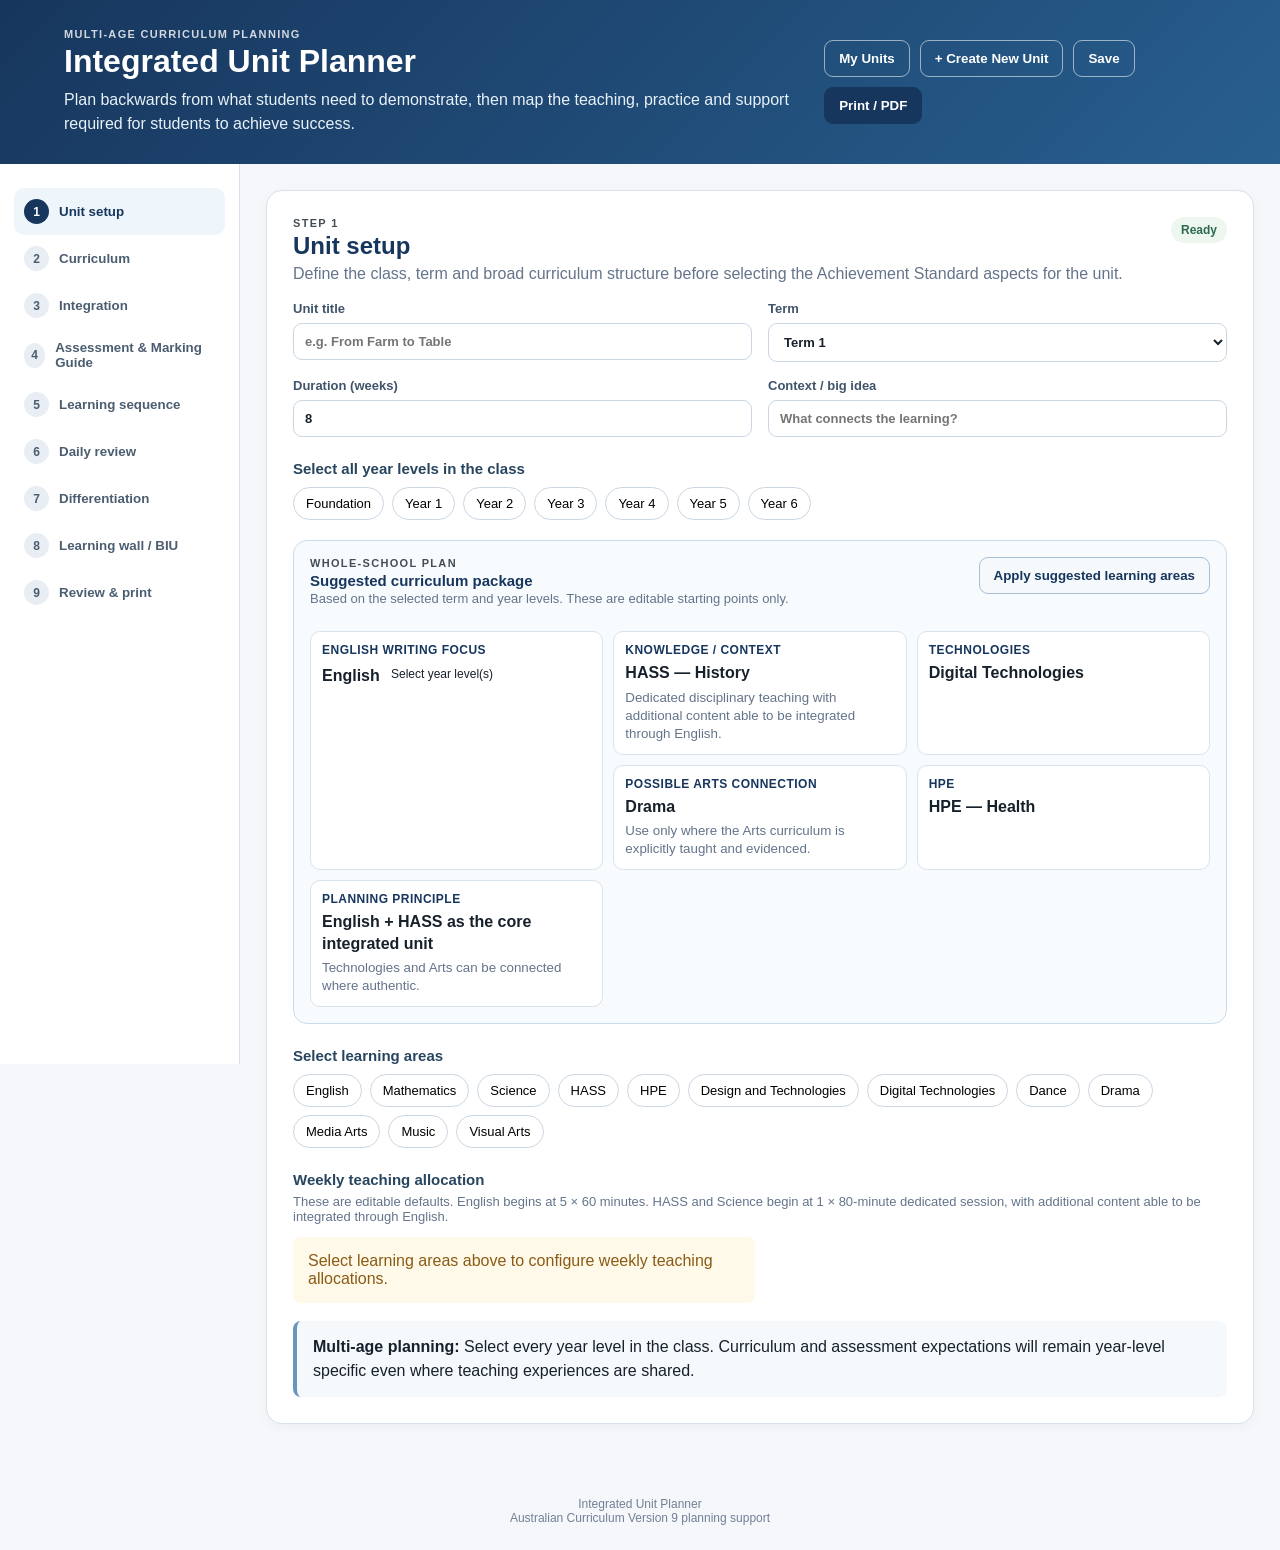
<file: index.html>
<!doctype html>
<html lang="en">
<head>
  <meta charset="utf-8">
  <meta name="viewport" content="width=device-width, initial-scale=1">

  <title>Integrated Unit Planner</title>

  <link rel="stylesheet" href="css/styles.css">
</head>

<body>

  <header class="topbar">

    <div>
      <div class="eyebrow">
        Multi-age curriculum planning
      </div>

      <h1>Integrated Unit Planner</h1>

      <p>
        Plan backwards from what students need to demonstrate,
        then map the teaching, practice and support required
        for students to achieve success.
      </p>
    </div>


    <div class="header-actions">

      <button
        class="ghost"
        id="myUnitsBtn"
        type="button"
      >
        My Units
      </button>

      <button
        class="ghost"
        id="newUnitBtn"
        type="button"
      >
        + Create New Unit
      </button>

      <button
        class="ghost"
        id="saveBtn"
        type="button"
      >
        Save
      </button>

      <button
        class="primary"
        id="printBtn"
        type="button"
      >
        Print / PDF
      </button>

    </div>

  </header>


  <main class="layout">

    <!-- =====================================================
         PLANNER NAVIGATION
         ===================================================== -->

    <nav
      class="stepnav"
      aria-label="Planner sections"
    >

      <button
        class="step active"
        data-page="setup"
      >
        <span>1</span>
        Unit setup
      </button>

      <button
        class="step"
        data-page="curriculum"
      >
        <span>2</span>
        Curriculum
      </button>

      <button
        class="step"
        data-page="integration"
      >
        <span>3</span>
        Integration
      </button>

      <button
        class="step"
        data-page="assessment"
      >
        <span>4</span>
        Assessment & Marking Guide
      </button>

      <button
        class="step"
        data-page="sequence"
      >
        <span>5</span>
        Learning sequence
      </button>

      <button
        class="step"
        data-page="daily-review"
      >
        <span>6</span>
        Daily review
      </button>

      <button
        class="step"
        data-page="differentiation"
      >
        <span>7</span>
        Differentiation
      </button>

      <button
        class="step"
        data-page="learning-wall"
      >
        <span>8</span>
        Learning wall / BIU
      </button>

      <button
        class="step"
        data-page="review-print"
      >
        <span>9</span>
        Review & print
      </button>

    </nav>


    <!-- =====================================================
         PAGE CONTENT
         ===================================================== -->

    <section class="content">

      <div id="pageContent">

        <section class="panel">
          <p>Loading planner...</p>
        </section>

      </div>

    </section>

  </main>


  <footer>
    Integrated Unit Planner
    <br>
    Australian Curriculum Version 9 planning support
  </footer>


  <!-- Australian Curriculum V9 dataset -->
  <script src="js/curriculum-data.js"></script>

  <!-- Main application controller -->
 


<script type="module" src="js/app.js?v=20261026-review7"></script>


</body>
</html>
</file>
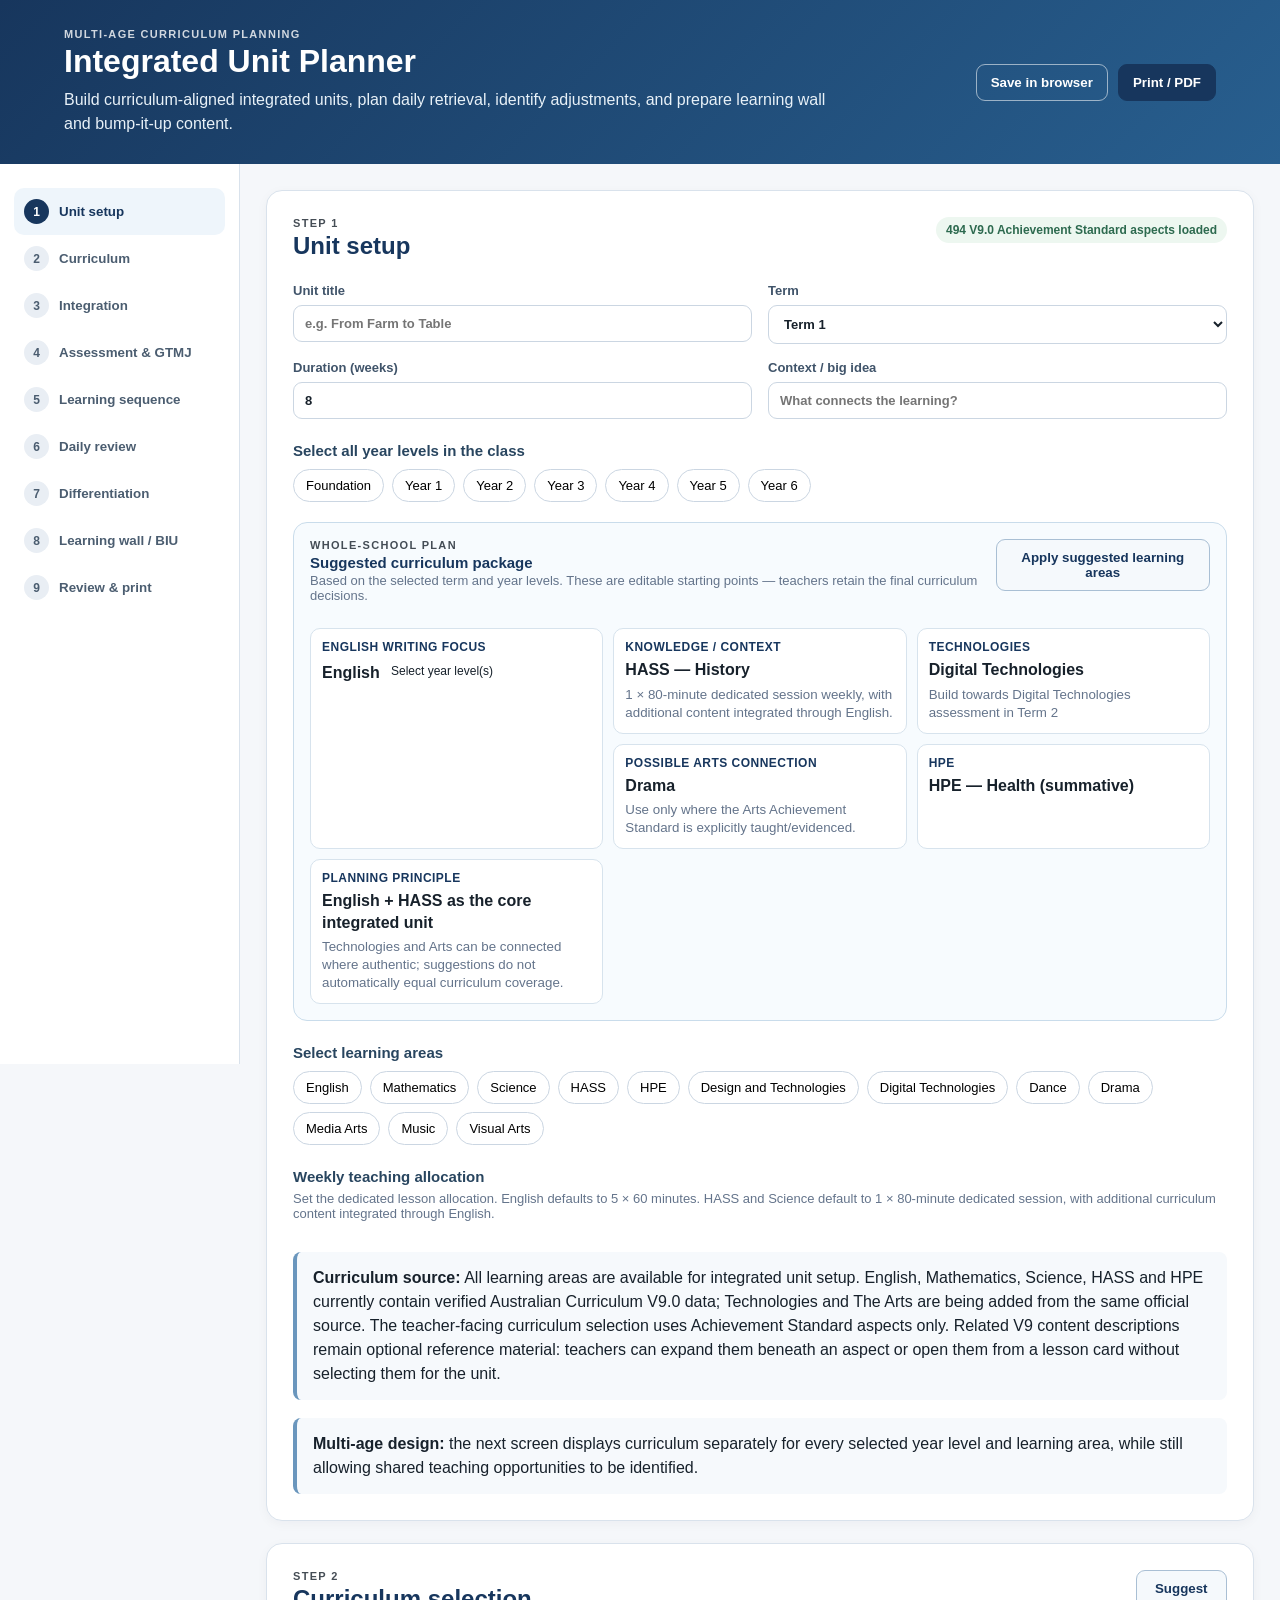
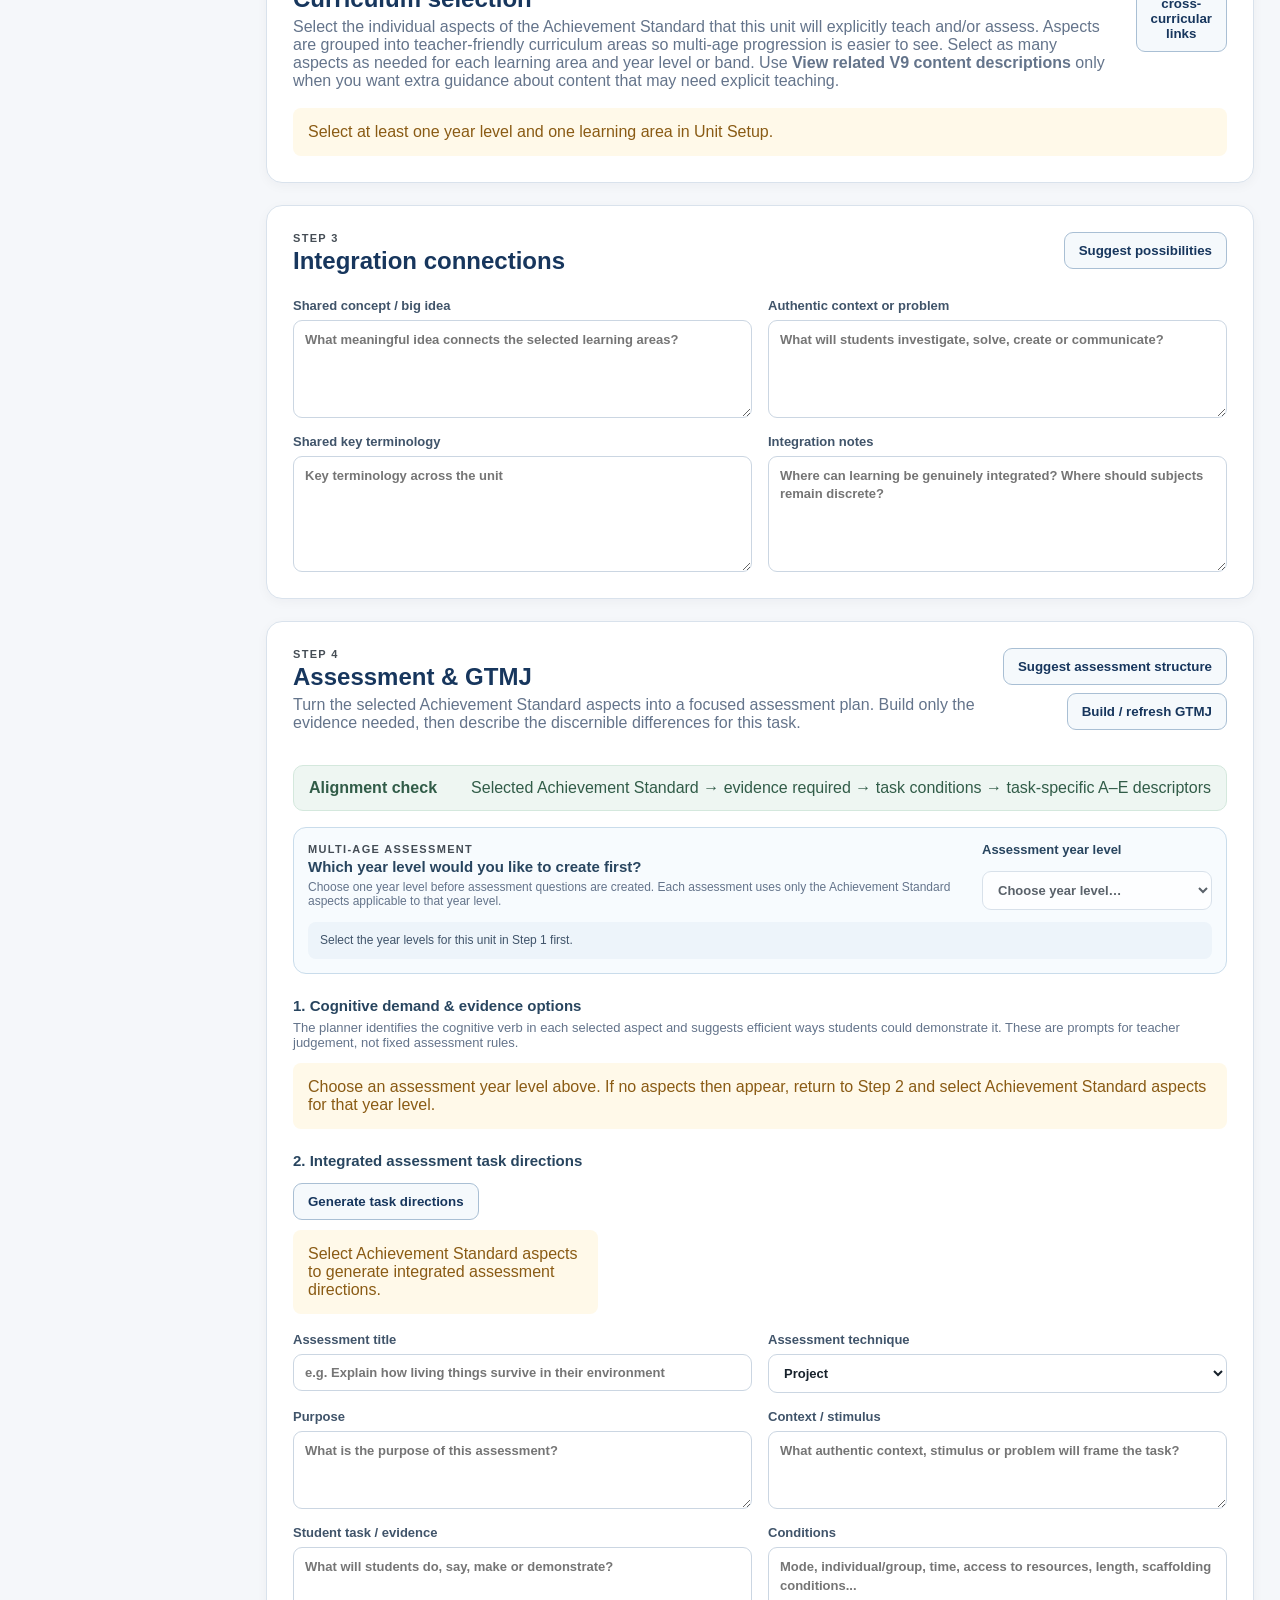
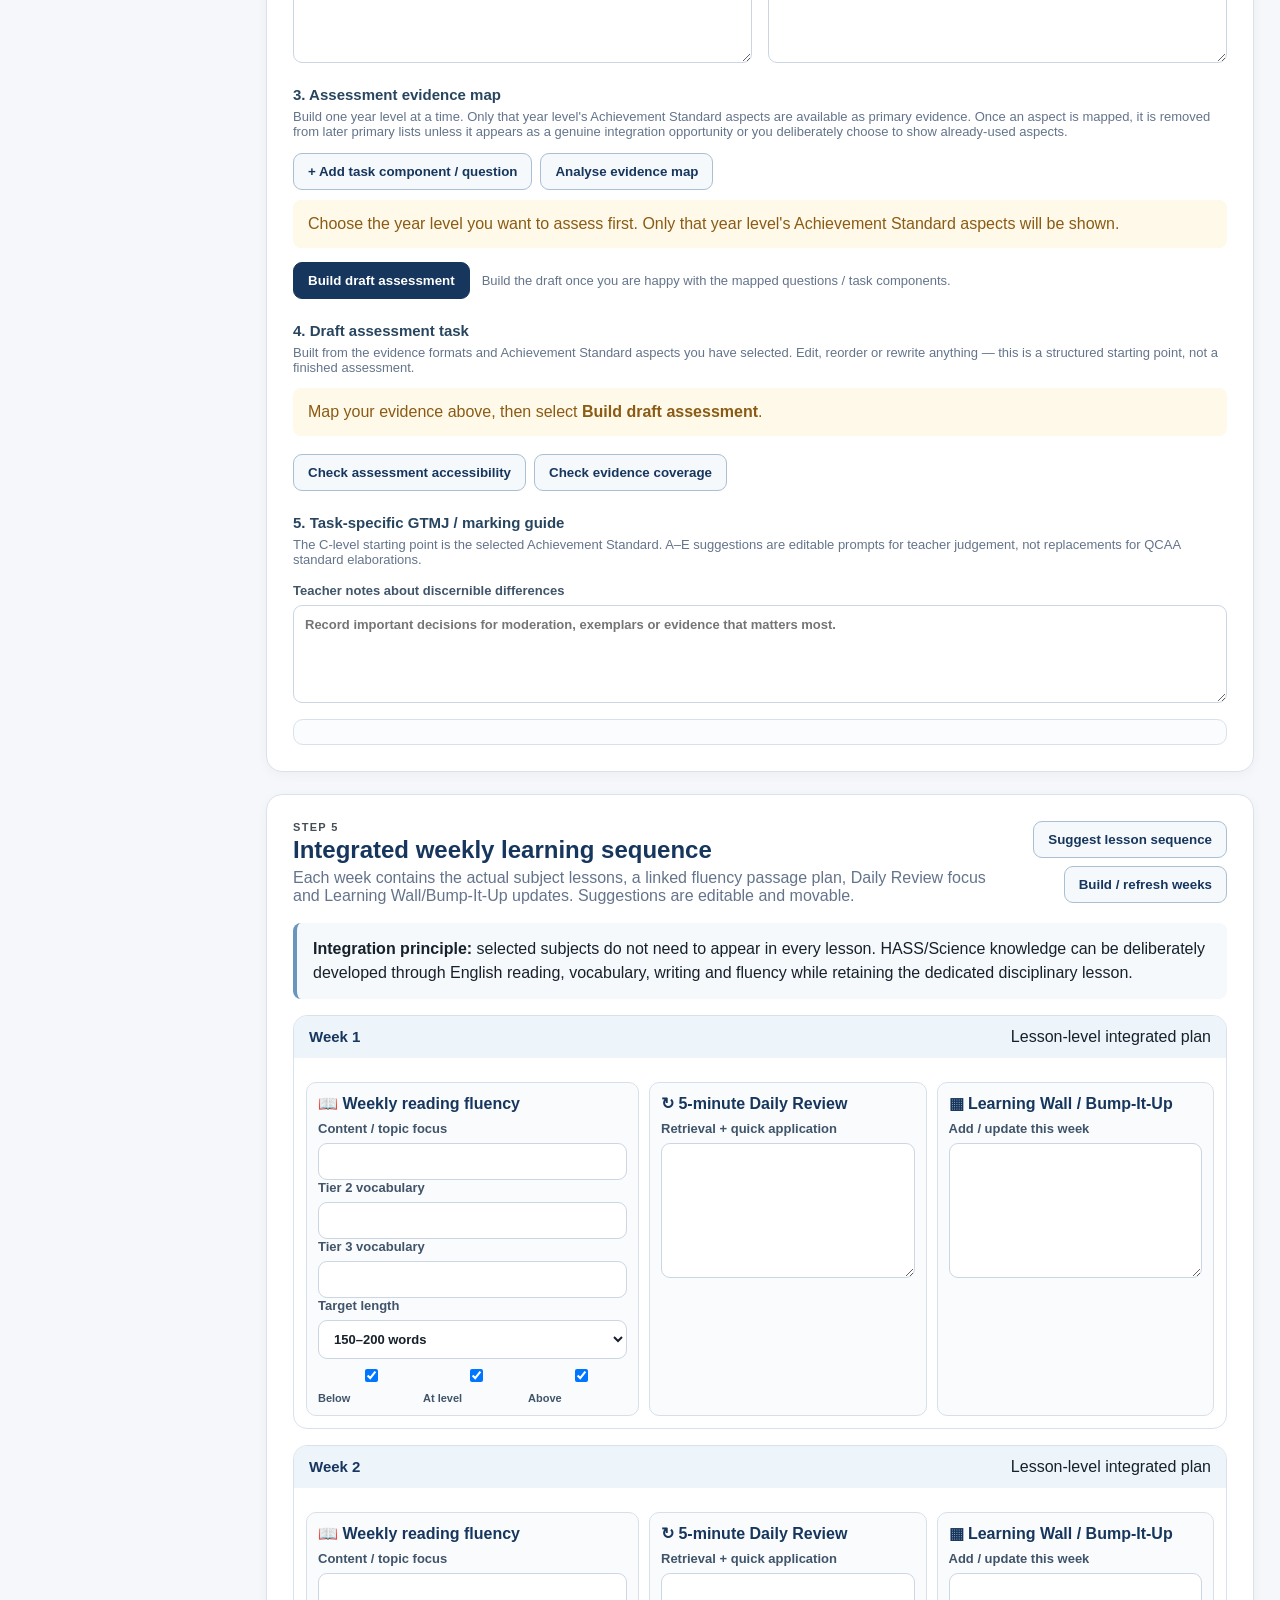
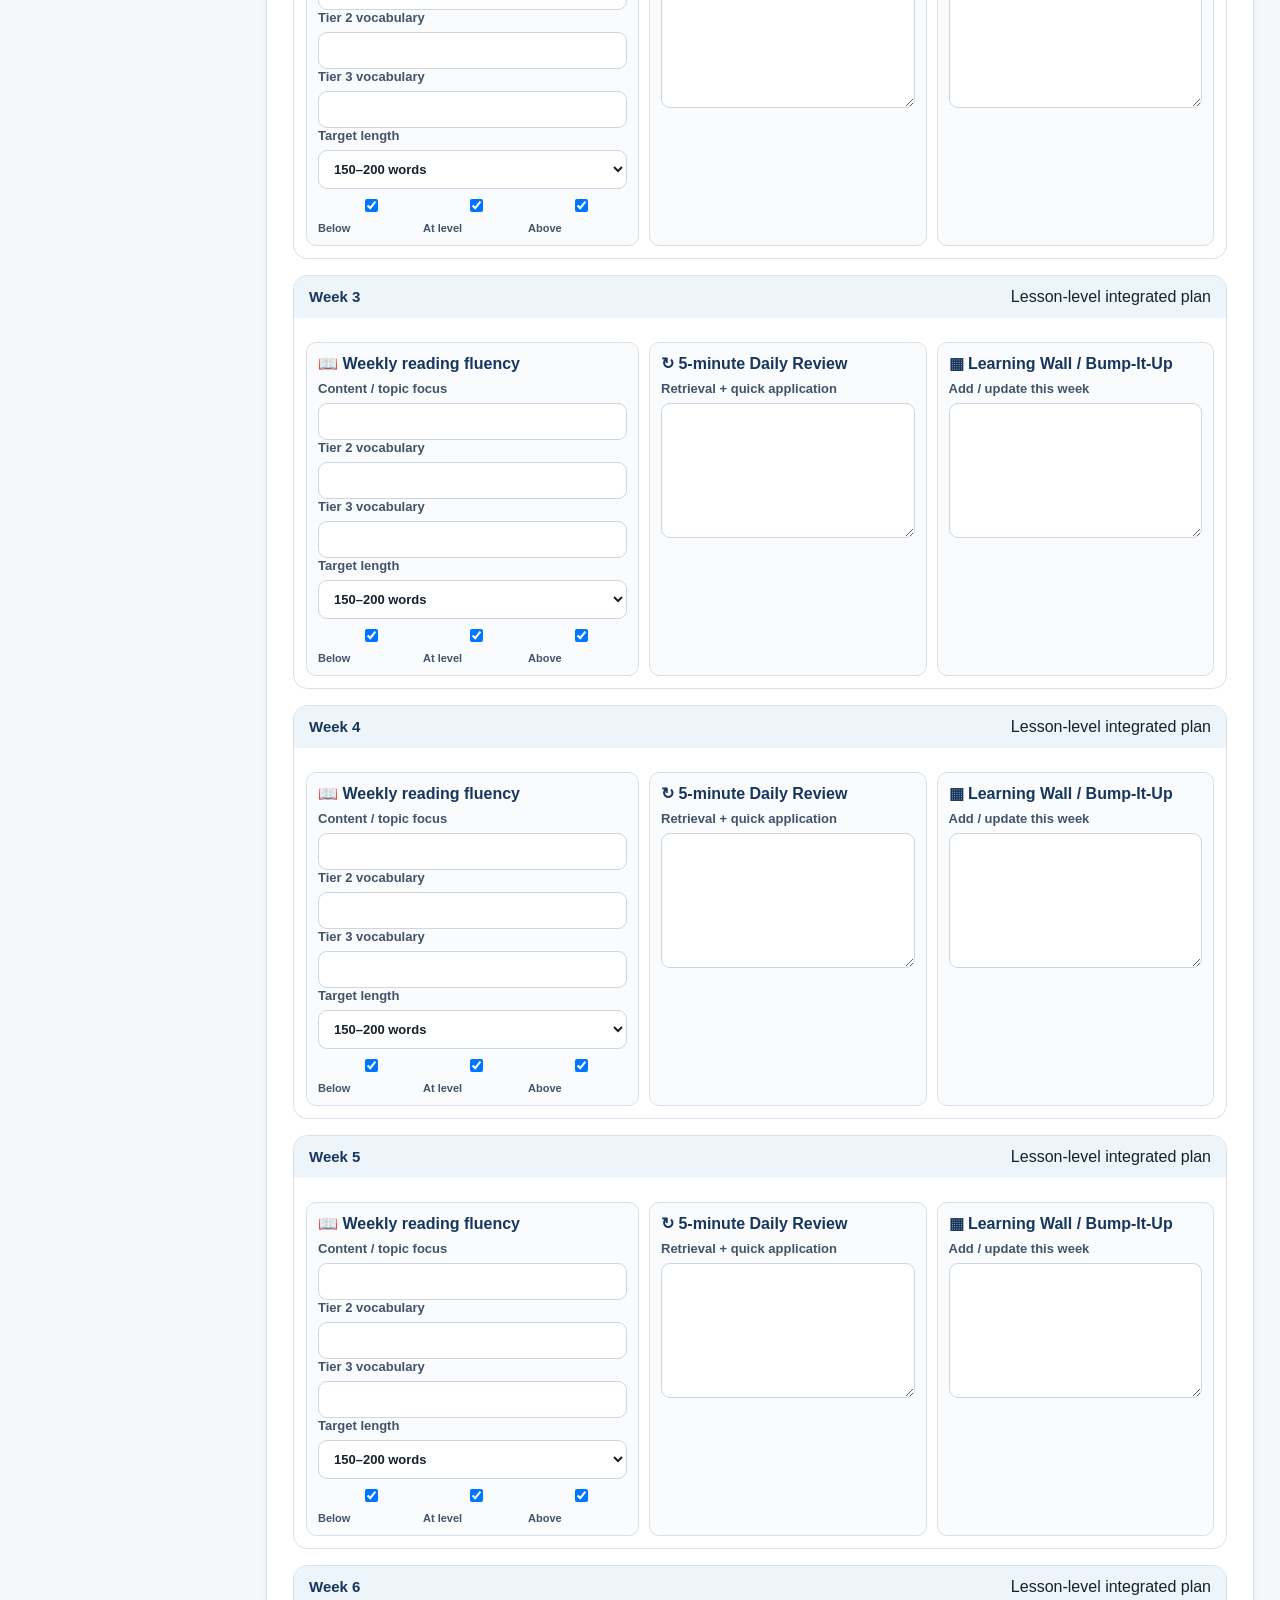
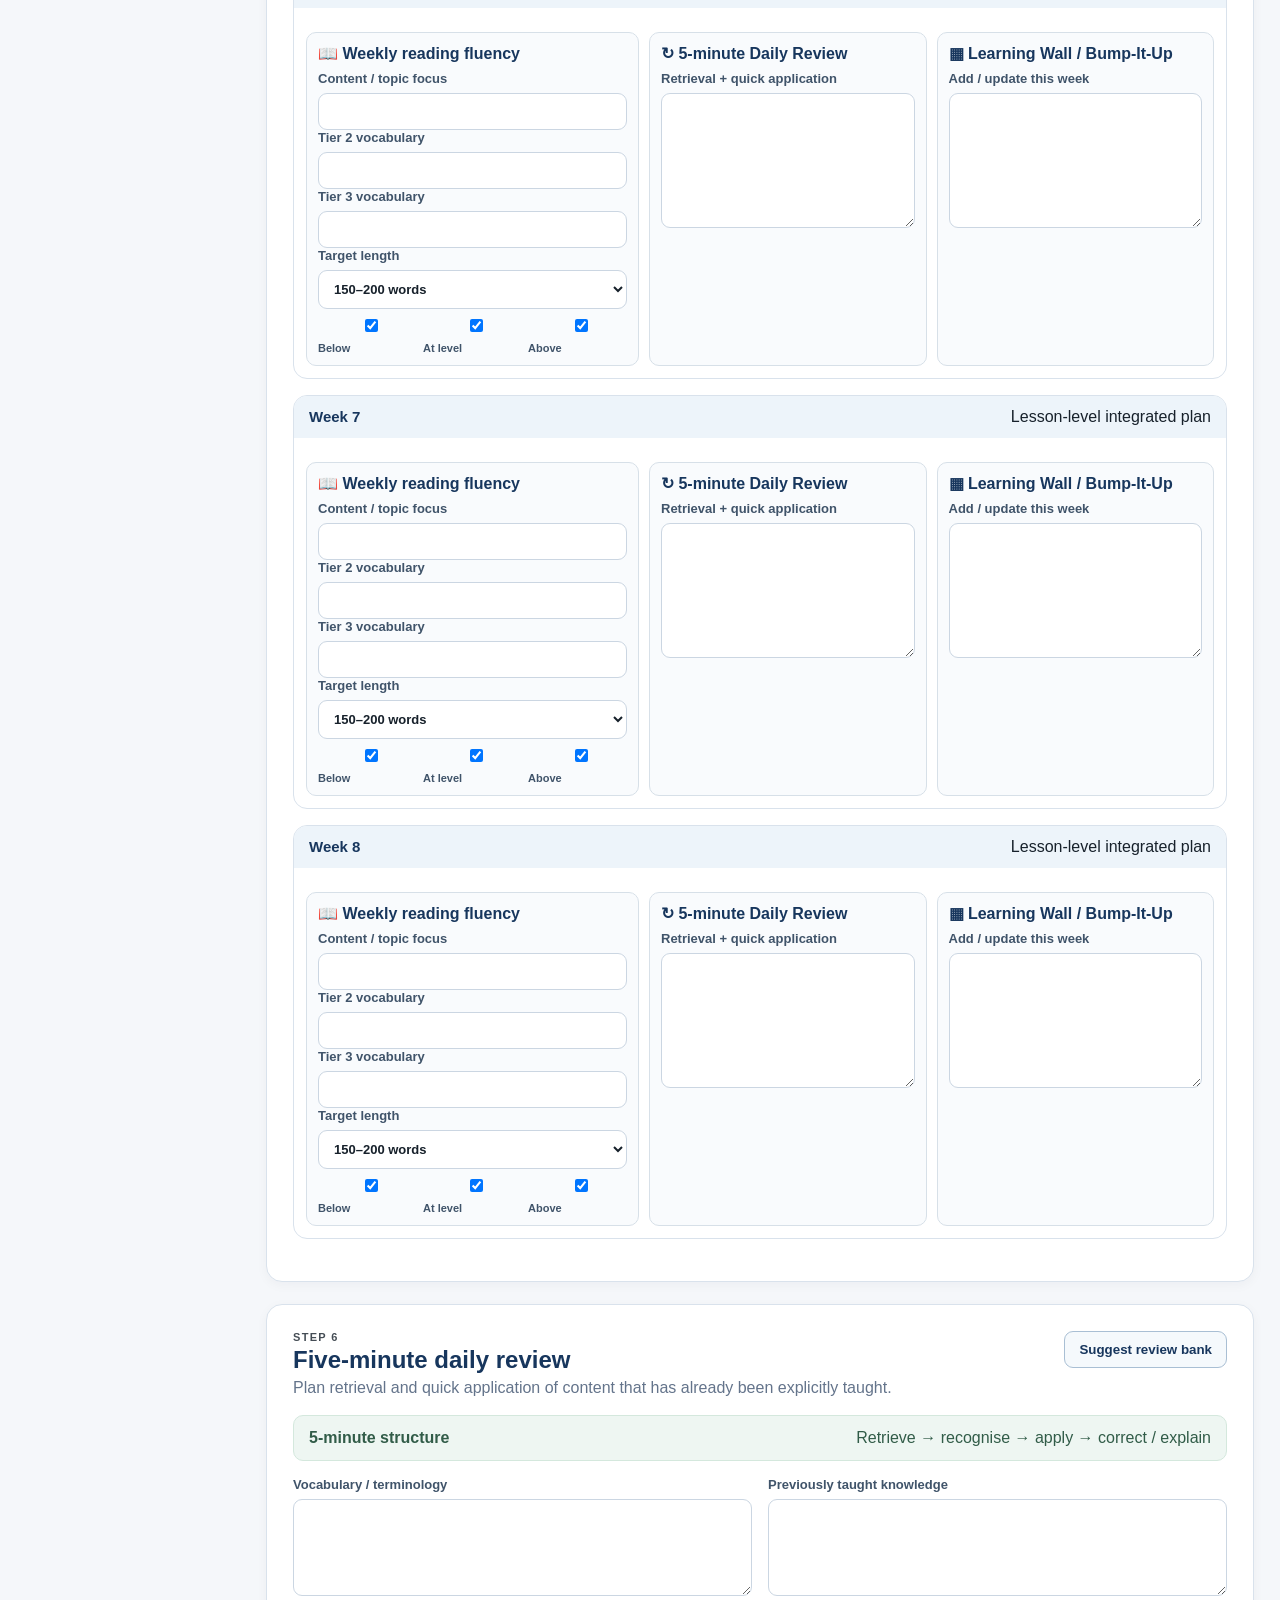
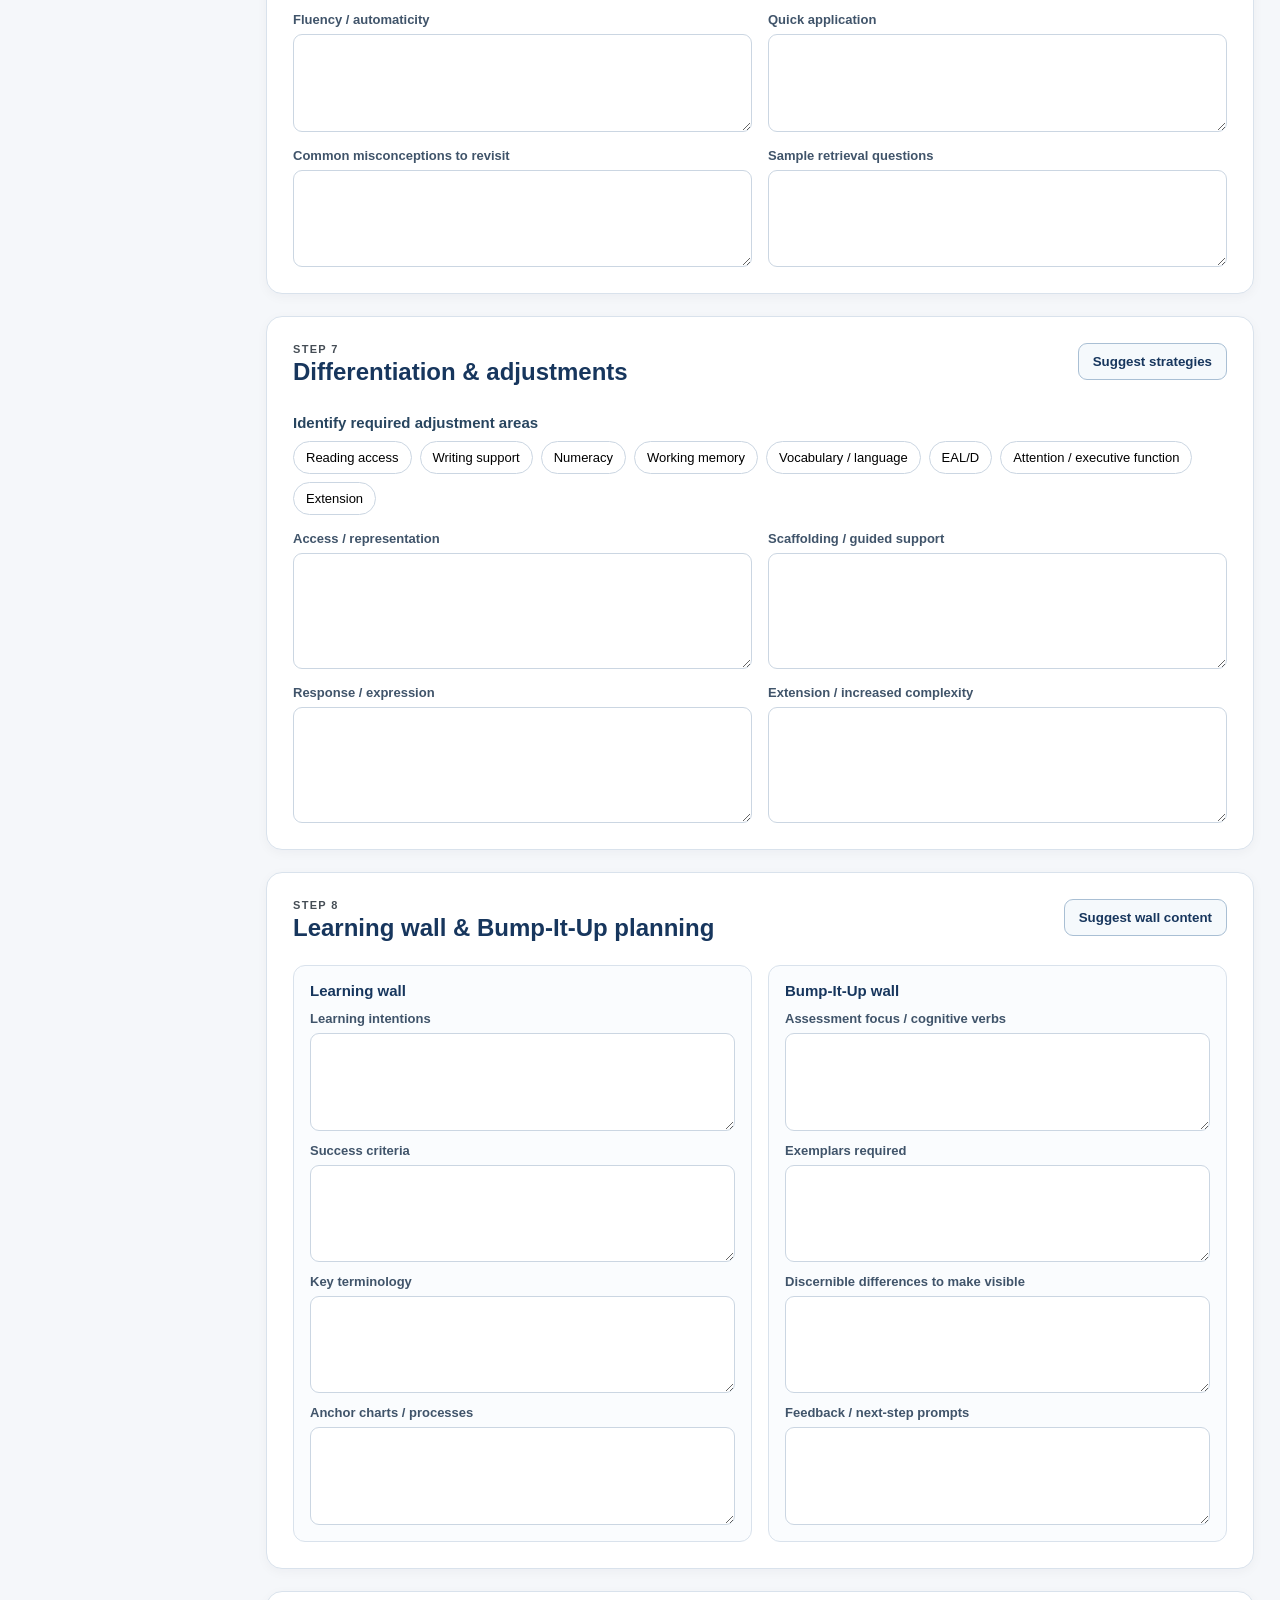
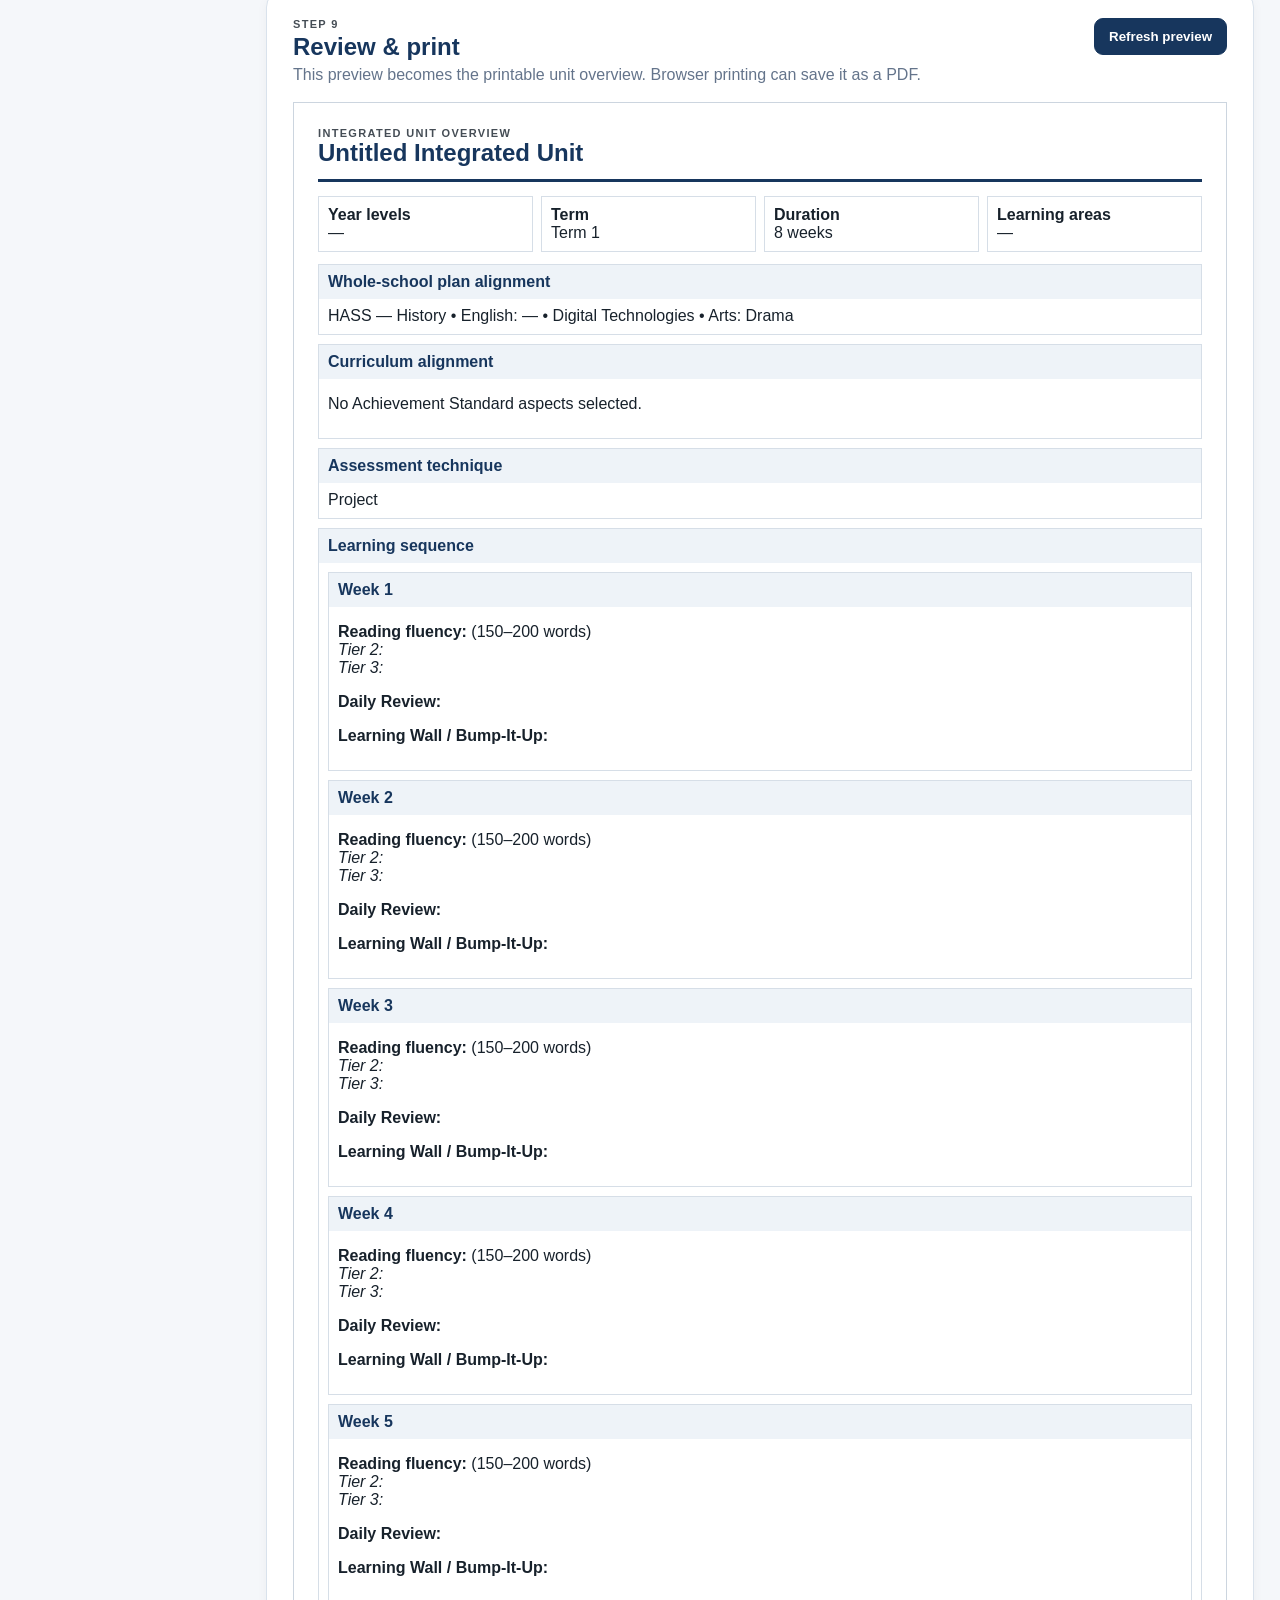
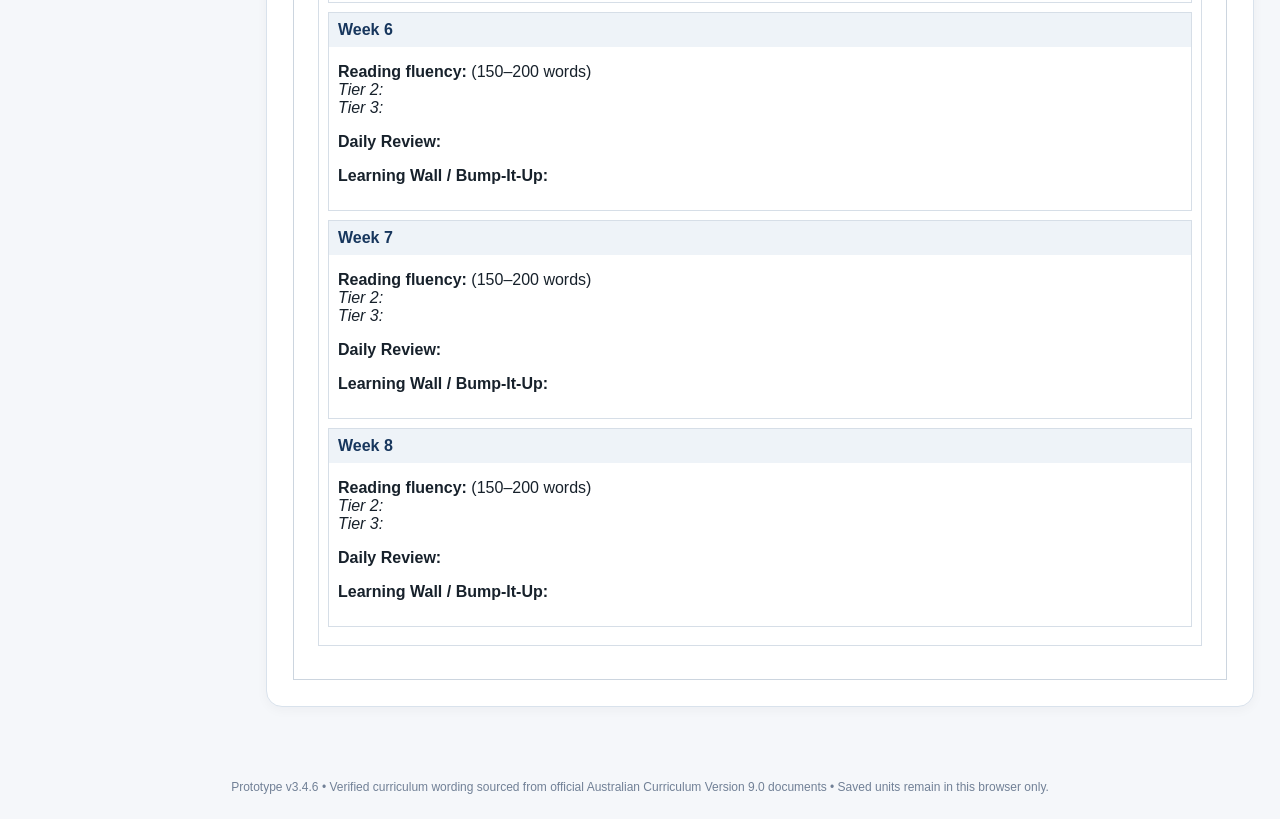
<file: legacy/index.html>
<!doctype html>
<html lang="en">
<head>
  <meta charset="utf-8">
  <meta name="viewport" content="width=device-width,initial-scale=1">
  <title>Integrated Unit Planner — V9 Curriculum</title>
  <link rel="stylesheet" href="styles.css">
</head>
<body>
  <header class="topbar">
    <div>
      <div class="eyebrow">Multi-age curriculum planning</div>
      <h1>Integrated Unit Planner</h1>
      <p>Build curriculum-aligned integrated units, plan daily retrieval, identify adjustments, and prepare learning wall and bump-it-up content.</p>
    </div>
    <div class="header-actions">
      <button class="ghost" id="saveBtn">Save in browser</button>
      <button class="primary" id="printBtn">Print / PDF</button>
    </div>
  </header>

  <main class="layout">
    <nav class="stepnav" aria-label="Planner sections">
      <button class="step active" data-target="setup"><span>1</span>Unit setup</button>
      <button class="step" data-target="curriculum"><span>2</span>Curriculum</button>
      <button class="step" data-target="integration"><span>3</span>Integration</button>
      <button class="step" data-target="assessment"><span>4</span>Assessment & GTMJ</button>
      <button class="step" data-target="sequence"><span>5</span>Learning sequence</button>
      <button class="step" data-target="daily"><span>6</span>Daily review</button>
      <button class="step" data-target="differentiate"><span>7</span>Differentiation</button>
      <button class="step" data-target="wall"><span>8</span>Learning wall / BIU</button>
      <button class="step" data-target="review"><span>9</span>Review & print</button>
    </nav>

    <section class="content">
      <section class="panel" id="setup">
        <div class="section-head"><div><div class="eyebrow">Step 1</div><h2>Unit setup</h2></div><span class="status-pill" id="dataStatus"></span></div>
        <div class="grid two">
          <label>Unit title<input id="unitTitle" placeholder="e.g. From Farm to Table"></label>
          <label>Term<select id="term"><option>Term 1</option><option>Term 2</option><option>Term 3</option><option>Term 4</option></select></label>
          <label>Duration (weeks)<input id="weeks" type="number" min="1" max="20" value="8"></label>
          <label>Context / big idea<input id="context" placeholder="What connects the learning?"></label>
        </div>
        <h3>Select all year levels in the class</h3>
        <div class="chipset" id="yearChoices"></div>
        <div class="school-plan-card">
          <div class="school-plan-head"><div><div class="eyebrow">Whole-school plan</div><h3>Suggested curriculum package</h3><p class="helper">Based on the selected term and year levels. These are editable starting points — teachers retain the final curriculum decisions.</p></div><button class="suggest" id="applySchoolPlan" type="button">Apply suggested learning areas</button></div>
          <div id="schoolPlanSuggestions" class="school-plan-grid"></div>
        </div>
        <h3>Select learning areas</h3>
        <div class="chipset" id="subjectChoices"></div>
        <h3>Weekly teaching allocation</h3>
        <p class="helper">Set the dedicated lesson allocation. English defaults to 5 × 60 minutes. HASS and Science default to 1 × 80-minute dedicated session, with additional curriculum content integrated through English.</p>
        <div id="allocationGrid" class="allocation-grid"></div>
        <div class="notice"><strong>Curriculum source:</strong> All learning areas are available for integrated unit setup. English, Mathematics, Science, HASS and HPE currently contain verified Australian Curriculum V9.0 data; Technologies and The Arts are being added from the same official source. The teacher-facing curriculum selection uses Achievement Standard aspects only. Related V9 content descriptions remain optional reference material: teachers can expand them beneath an aspect or open them from a lesson card without selecting them for the unit.</div><div class="notice"><strong>Multi-age design:</strong> the next screen displays curriculum separately for every selected year level and learning area, while still allowing shared teaching opportunities to be identified.</div>
      </section>

      <section class="panel" id="curriculum">
        <div class="section-head"><div><div class="eyebrow">Step 2</div><h2>Curriculum selection</h2><p>Select the individual aspects of the Achievement Standard that this unit will explicitly teach and/or assess. Aspects are grouped into teacher-friendly curriculum areas so multi-age progression is easier to see. Select as many aspects as needed for each learning area and year level or band. Use <strong>View related V9 content descriptions</strong> only when you want extra guidance about content that may need explicit teaching.</p></div><button class="suggest" id="suggestLinks">Suggest cross-curricular links</button></div>
        <div id="curriculumCards" class="stack"></div>
      </section>

      <section class="panel" id="integration">
        <div class="section-head"><div><div class="eyebrow">Step 3</div><h2>Integration connections</h2></div><button class="suggest" id="integrationSuggest">Suggest possibilities</button></div>
        <div class="grid two">
          <label>Shared concept / big idea<textarea id="bigIdea" rows="4" placeholder="What meaningful idea connects the selected learning areas?"></textarea></label>
          <label>Authentic context or problem<textarea id="authentic" rows="4" placeholder="What will students investigate, solve, create or communicate?"></textarea></label>
          <label>Shared key terminology<textarea id="terminology" rows="5" placeholder="Key terminology across the unit"></textarea></label>
          <label>Integration notes<textarea id="integrationNotes" rows="5" placeholder="Where can learning be genuinely integrated? Where should subjects remain discrete?"></textarea></label>
        </div>
        <div class="suggestion-box" id="integrationSuggestions"></div>
      </section>

      <section class="panel" id="assessment">
        <div class="section-head"><div><div class="eyebrow">Step 4</div><h2>Assessment & GTMJ</h2><p>Turn the selected Achievement Standard aspects into a focused assessment plan. Build only the evidence needed, then describe the discernible differences for this task.</p></div><div class="sequence-actions"><button class="suggest" id="assessmentSuggest">Suggest assessment structure</button><button class="suggest" id="buildGtmj">Build / refresh GTMJ</button></div></div>
        <div id="cognitiveDemand" class="tag-row"></div>
        <div class="assessment-principle"><strong>Alignment check</strong><span>Selected Achievement Standard → evidence required → task conditions → task-specific A–E descriptors</span></div>
        <div id="assessmentYearBuilder" class="assessment-year-builder">
          <div class="year-builder-head">
            <div>
              <div class="eyebrow">Multi-age assessment</div>
              <h3>Which year level would you like to create first?</h3>
              <p>Choose one year level before assessment questions are created. Each assessment uses only the Achievement Standard aspects applicable to that year level.</p>
            </div>
            <label class="assessment-year-select-label">Assessment year level
              <select id="assessmentYearSelect">
                <option value="">Choose year level…</option>
              </select>
            </label>
          </div>
          <div id="assessmentYearStatus" class="assessment-year-status">Choose the year level you want to focus on first.</div>
        </div>
        <h3>1. Cognitive demand & evidence options</h3>
        <p class="helper">The planner identifies the cognitive verb in each selected aspect and suggests efficient ways students could demonstrate it. These are prompts for teacher judgement, not fixed assessment rules.</p>
        <div id="assessmentAlignment" class="assessment-alignment"></div>
        <h3>2. Integrated assessment task directions</h3>
        <div class="assessment-actions"><button class="suggest" id="taskIdeas">Generate task directions</button></div>
        <div id="taskDirections" class="task-directions"></div>
        <div class="grid two topgap">
          <label>Assessment title<input id="assessmentTitle" placeholder="e.g. Explain how living things survive in their environment"></label>
          <label>Assessment technique<select id="assessmentTechnique"><option>Project</option><option>Presentation</option><option>Extended response</option><option>Short response</option><option>Investigation</option><option>Collection of work</option><option>Observed demonstration</option><option>Performance</option><option>Other</option></select></label>
          <label>Purpose<textarea id="assessmentPurpose" rows="3" placeholder="What is the purpose of this assessment?"></textarea></label>
          <label>Context / stimulus<textarea id="assessmentContext" rows="3" placeholder="What authentic context, stimulus or problem will frame the task?"></textarea></label>
          <label>Student task / evidence<textarea id="assessmentTask" rows="5" placeholder="What will students do, say, make or demonstrate?"></textarea></label>
          <label>Conditions<textarea id="assessmentConditions" rows="5" placeholder="Mode, individual/group, time, access to resources, length, scaffolding conditions..."></textarea></label>
        </div>
        <h3>3. Assessment evidence map</h3>
        <p class="helper">Build one year level at a time. Only that year level's Achievement Standard aspects are available as primary evidence. Once an aspect is mapped, it is removed from later primary lists unless it appears as a genuine integration opportunity or you deliberately choose to show already-used aspects.</p>
        <div class="assessment-actions"><button class="suggest" id="addEvidenceComponent">+ Add task component / question</button><button class="suggest" id="analyseEvidenceMap">Analyse evidence map</button></div>
        <div id="evidenceMap" class="evidence-map"></div>
        <div class="assessment-actions evidence-map-bottom"><button class="primary" id="buildDraftAssessment">Build draft assessment</button><span class="helper">Build the draft once you are happy with the mapped questions / task components.</span></div>
        <h3>4. Draft assessment task</h3>
        <p class="helper">Built from the evidence formats and Achievement Standard aspects you have selected. Edit, reorder or rewrite anything — this is a structured starting point, not a finished assessment.</p>
        <div id="draftAssessment" class="draft-assessment"><div class="empty">Map your evidence above, then select <strong>Build draft assessment</strong>.</div></div>
        <div class="assessment-actions"><button class="suggest" id="accessibilityCheck">Check assessment accessibility</button><button class="suggest" id="evidenceCheck">Check evidence coverage</button></div>
        <div class="suggestion-box" id="assessmentSuggestions"></div>
        <h3>5. Task-specific GTMJ / marking guide</h3>
        <p class="helper">The C-level starting point is the selected Achievement Standard. A–E suggestions are editable prompts for teacher judgement, not replacements for QCAA standard elaborations.</p>
        <div id="gtmjBuilder"></div>
        <label class="topgap">Teacher notes about discernible differences<textarea id="gtmjNotes" rows="4" placeholder="Record important decisions for moderation, exemplars or evidence that matters most."></textarea></label>
        <div class="quality-check" id="assessmentQuality"></div>
      </section>

      <section class="panel" id="sequence">
        <div class="section-head"><div><div class="eyebrow">Step 5</div><h2>Integrated weekly learning sequence</h2><p>Each week contains the actual subject lessons, a linked fluency passage plan, Daily Review focus and Learning Wall/Bump-It-Up updates. Suggestions are editable and movable.</p></div><div class="sequence-actions"><button class="suggest" id="suggestSequence">Suggest lesson sequence</button><button class="suggest" id="buildWeeks">Build / refresh weeks</button></div></div>
        <div class="notice"><strong>Integration principle:</strong> selected subjects do not need to appear in every lesson. HASS/Science knowledge can be deliberately developed through English reading, vocabulary, writing and fluency while retaining the dedicated disciplinary lesson.</div>
        <div class="suggestion-box" id="sequenceSuggestions"></div><div id="weeksContainer"></div>
      </section>

      <section class="panel" id="daily">
        <div class="section-head"><div><div class="eyebrow">Step 6</div><h2>Five-minute daily review</h2><p>Plan retrieval and quick application of content that has already been explicitly taught.</p></div><button class="suggest" id="reviewSuggest">Suggest review bank</button></div>
        <div class="review-principle">
          <strong>5-minute structure</strong><span>Retrieve → recognise → apply → correct / explain</span>
        </div>
        <div class="grid two">
          <label>Vocabulary / terminology<textarea id="reviewVocab" rows="4"></textarea></label>
          <label>Previously taught knowledge<textarea id="reviewKnowledge" rows="4"></textarea></label>
          <label>Fluency / automaticity<textarea id="reviewFluency" rows="4"></textarea></label>
          <label>Quick application<textarea id="reviewApplication" rows="4"></textarea></label>
          <label>Common misconceptions to revisit<textarea id="reviewMisconceptions" rows="4"></textarea></label>
          <label>Sample retrieval questions<textarea id="reviewQuestions" rows="4"></textarea></label>
        </div>
        <div class="suggestion-box" id="reviewSuggestions"></div>
      </section>

      <section class="panel" id="differentiate">
        <div class="section-head"><div><div class="eyebrow">Step 7</div><h2>Differentiation & adjustments</h2></div><button class="suggest" id="diffSuggest">Suggest strategies</button></div>
        <h3>Identify required adjustment areas</h3>
        <div class="chipset" id="needChoices"></div>
        <div class="grid two topgap">
          <label>Access / representation<textarea id="diffAccess" rows="5"></textarea></label>
          <label>Scaffolding / guided support<textarea id="diffScaffold" rows="5"></textarea></label>
          <label>Response / expression<textarea id="diffResponse" rows="5"></textarea></label>
          <label>Extension / increased complexity<textarea id="diffExtension" rows="5"></textarea></label>
        </div>
        <div class="suggestion-box" id="diffSuggestions"></div>
      </section>

      <section class="panel" id="wall">
        <div class="section-head"><div><div class="eyebrow">Step 8</div><h2>Learning wall & Bump-It-Up planning</h2></div><button class="suggest" id="wallSuggest">Suggest wall content</button></div>
        <div class="wall-grid">
          <div class="wall-card"><h3>Learning wall</h3><label>Learning intentions<textarea id="wallLI" rows="4"></textarea></label><label>Success criteria<textarea id="wallSC" rows="4"></textarea></label><label>Key terminology<textarea id="wallTerms" rows="4"></textarea></label><label>Anchor charts / processes<textarea id="wallAnchors" rows="4"></textarea></label></div>
          <div class="wall-card"><h3>Bump-It-Up wall</h3><label>Assessment focus / cognitive verbs<textarea id="biuFocus" rows="4"></textarea></label><label>Exemplars required<textarea id="biuExemplars" rows="4"></textarea></label><label>Discernible differences to make visible<textarea id="biuDifferences" rows="4"></textarea></label><label>Feedback / next-step prompts<textarea id="biuPrompts" rows="4"></textarea></label></div>
        </div>
        <div class="suggestion-box" id="wallSuggestions"></div>
      </section>

      <section class="panel" id="review">
        <div class="section-head"><div><div class="eyebrow">Step 9</div><h2>Review & print</h2><p>This preview becomes the printable unit overview. Browser printing can save it as a PDF.</p></div><button class="primary" id="refreshPreview">Refresh preview</button></div>
        <div id="printPreview" class="print-sheet"></div>
      </section>
    </section>
  </main>


  <div class="reference-modal" id="referenceModal" aria-hidden="true">
    <div class="reference-dialog" role="dialog" aria-modal="true" aria-labelledby="referenceTitle">
      <div class="reference-head"><div><div class="eyebrow">Optional V9 reference</div><h2 id="referenceTitle">Curriculum reference</h2></div><button type="button" class="modal-close" id="referenceClose">Close</button></div>
      <p class="helper">Achievement Standard aspects remain the unit selections. These official content descriptions are shown only to help identify knowledge, understanding and skills that may need to be explicitly taught.</p>
      <div id="referenceBody"></div>
    </div>
  </div>
  <footer>Prototype v3.4.6 • Verified curriculum wording sourced from official Australian Curriculum Version 9.0 documents • Saved units remain in this browser only.</footer>
  <script src="curriculum-data.js"></script>
  <script src="app.js"></script>
</body>
</html>
</file>
<file: css/styles.css>
:root{--navy:#17365d;--blue:#285f8f;--pale:#eef5fb;--ink:#17212b;--muted:#64748b;--line:#d9e2ec;--white:#fff;--green:#2d6a4f;--gold:#a66a00}*{box-sizing:border-box}body{margin:0;font-family:Inter,Segoe UI,Arial,sans-serif;color:var(--ink);background:#f5f7fa}.topbar{background:linear-gradient(135deg,#17365d,#285f8f);color:white;padding:28px 5vw;display:flex;justify-content:space-between;gap:30px;align-items:center}.topbar h1{margin:3px 0 8px;font-size:32px}.topbar p{margin:0;max-width:780px;line-height:1.5;color:#e8f1f8}.eyebrow{text-transform:uppercase;letter-spacing:.12em;font-size:11px;font-weight:800;opacity:.8}.header-actions{display:flex;gap:10px;flex-wrap:wrap}.layout{display:grid;grid-template-columns:240px minmax(0,1fr);max-width:1500px;margin:0 auto}.stepnav{padding:24px 14px;position:sticky;top:0;height:100vh;background:#fff;border-right:1px solid var(--line);overflow:auto}.step{width:100%;border:0;background:transparent;text-align:left;padding:11px 10px;border-radius:10px;display:flex;gap:10px;align-items:center;color:#4b5d70;cursor:pointer;font-weight:650}.step:hover,.step.active{background:var(--pale);color:var(--navy)}.step span{width:25px;height:25px;display:grid;place-items:center;border-radius:50%;background:#e9eef4;font-size:12px}.step.active span{background:var(--navy);color:#fff}.content{padding:26px;min-width:0}.panel{background:#fff;border:1px solid var(--line);border-radius:16px;padding:26px;margin-bottom:22px;box-shadow:0 3px 12px rgba(15,35,55,.04);scroll-margin-top:20px}.section-head{display:flex;justify-content:space-between;gap:20px;align-items:flex-start;margin-bottom:18px}.section-head h2{margin:3px 0 5px;color:var(--navy)}.section-head p{margin:0;color:var(--muted)}h3{font-size:15px;margin:23px 0 10px;color:#28455f}.grid{display:grid;gap:16px}.grid.two{grid-template-columns:repeat(2,minmax(0,1fr))}label{display:flex;flex-direction:column;gap:7px;font-size:13px;font-weight:700;color:#40546a}input,select,textarea{font:inherit;border:1px solid #cbd6e2;border-radius:9px;padding:10px 11px;background:#fff;color:var(--ink);width:100%}textarea{resize:vertical;line-height:1.45}input:focus,select:focus,textarea:focus{outline:2px solid #a9c8e6;border-color:#6d9bc4}.chipset{display:flex;flex-wrap:wrap;gap:8px}.chip{border:1px solid #cbd6e2;background:#fff;border-radius:999px;padding:8px 12px;cursor:pointer;font-size:13px}.chip.selected{background:var(--navy);border-color:var(--navy);color:#fff}.notice,.suggestion-box{margin-top:18px;background:#f6f9fc;border-left:4px solid #6a96bd;padding:14px 16px;border-radius:8px;line-height:1.5}.suggestion-box:empty{display:none}.primary,.ghost,.suggest{border-radius:9px;padding:10px 14px;font-weight:750;cursor:pointer}.primary{border:1px solid var(--navy);background:var(--navy);color:#fff}.ghost{border:1px solid rgba(255,255,255,.55);background:transparent;color:#fff}.suggest{border:1px solid #a9bfd4;background:#f5f9fc;color:var(--navy)}.status-pill{background:#edf7f0;color:var(--green);border-radius:999px;padding:6px 10px;font-size:12px;font-weight:800}.stack{display:grid;gap:14px}.curr-card{border:1px solid var(--line);border-radius:12px;overflow:hidden}.curr-head{background:#f5f8fb;padding:12px 14px;display:flex;justify-content:space-between;gap:12px}.curr-head strong{color:var(--navy)}.standard-list{padding:8px 14px 14px;display:grid;gap:4px}.standard-option{display:grid;grid-template-columns:24px 1fr auto;gap:8px;align-items:flex-start;padding:8px;border-radius:8px;font-weight:500}.standard-option:hover{background:#f8fafc}.standard-option input{width:auto;margin-top:3px}.code{font-size:11px;font-weight:800;color:#718196;background:#eef2f6;border-radius:5px;padding:3px 5px}.empty{padding:15px;color:#8a5b14;background:#fff9e9;border-radius:8px}.tag-row{display:flex;gap:7px;flex-wrap:wrap;margin-bottom:15px}.tag{background:#eef4f9;border:1px solid #d4e0ea;border-radius:999px;padding:5px 9px;font-size:12px}.week-card{border:1px solid var(--line);border-radius:12px;padding:15px;margin:10px 0}.week-card h3{margin-top:0}.week-grid{display:grid;grid-template-columns:1fr 1fr;gap:12px}.review-principle{display:flex;justify-content:space-between;background:#eef6f2;border:1px solid #d4e8dd;border-radius:10px;padding:13px 15px;color:#315c48;margin-bottom:16px}.topgap{margin-top:16px}.wall-grid{display:grid;grid-template-columns:1fr 1fr;gap:16px}.wall-card{border:1px solid var(--line);background:#fafcfe;border-radius:12px;padding:16px;display:grid;gap:12px}.wall-card h3{margin:0;color:var(--navy)}.print-sheet{border:1px solid #ccd5df;background:white;padding:24px}.print-title{border-bottom:3px solid var(--navy);padding-bottom:12px;margin-bottom:14px}.print-title h2{margin:0;color:var(--navy)}.print-meta{display:grid;grid-template-columns:repeat(4,1fr);gap:8px;margin:12px 0}.print-meta div,.print-block{border:1px solid #d6dee7;padding:9px}.print-block{margin:9px 0}.print-block h4{margin:-9px -9px 8px;padding:8px 9px;background:#eef3f8;color:var(--navy)}.curr-table{width:100%;border-collapse:collapse;font-size:12px}.curr-table th,.curr-table td{border:1px solid #d6dee7;padding:7px;vertical-align:top;text-align:left}.curr-table th{background:#eef3f8;color:var(--navy)}footer{text-align:center;color:#718096;padding:25px;font-size:12px}@media(max-width:900px){.layout{grid-template-columns:1fr}.stepnav{position:static;height:auto;display:flex;overflow:auto;border-right:0;border-bottom:1px solid var(--line)}.step{min-width:160px}.grid.two,.wall-grid,.week-grid{grid-template-columns:1fr}.topbar{align-items:flex-start;flex-direction:column}.print-meta{grid-template-columns:1fr 1fr}}@media print{body{background:#fff}.topbar,.stepnav,.panel:not(#review),footer,#review .section-head{display:none!important}.layout{display:block}.content{padding:0}.panel#review{display:block;border:0;box-shadow:none;margin:0;padding:0}.print-sheet{border:0;padding:0;font-size:10.5pt}.print-sheet textarea{display:none}.print-block{break-inside:avoid}.curr-table{font-size:9pt}@page{size:A4;margin:12mm}}

.curr-subhead{display:flex;justify-content:space-between;gap:12px;align-items:center;margin:14px 0 6px;padding:8px 10px;background:#f4f7fb;border-radius:8px;font-size:.9rem}.curr-subhead span{font-size:.75rem;opacity:.7}

.sequence-actions{display:flex;gap:8px;flex-wrap:wrap;justify-content:flex-end}.week-card-head{display:flex;align-items:center;gap:10px}.week-card-head h3{margin:0;flex:1}.drag-handle{font-size:1.25rem;cursor:grab;user-select:none;opacity:.65}.week-card.dragging{opacity:.45}.week-actions{display:flex;gap:5px}.mini{border:1px solid #cdd6df;background:white;border-radius:7px;padding:4px 9px;cursor:pointer;font-weight:700}.mini:hover{background:#f2f5f7}

.strand-list{display:grid;gap:10px}.strand-group{border:1px solid var(--line,#d8dee8);border-radius:12px;background:#fff;overflow:hidden}.strand-group summary{cursor:pointer;display:flex;justify-content:space-between;gap:12px;padding:12px 14px;font-weight:700;background:#f7f9fc}.strand-group summary small{font-weight:500;opacity:.7}.strand-options{padding:8px 10px 10px}.strand-group .standard-option{margin:6px 0}
.helper{color:var(--muted);font-size:13px;margin-top:-4px}.allocation-grid{display:grid;grid-template-columns:repeat(2,minmax(0,1fr));gap:10px;margin-bottom:8px}.allocation-card{border:1px solid var(--line);border-radius:10px;padding:12px;background:#fafcfe}.allocation-card strong{display:block;color:var(--navy);margin-bottom:8px}.allocation-row{display:grid;grid-template-columns:1fr 1fr;gap:8px}.week-shell{border:1px solid var(--line);border-radius:14px;margin:16px 0;overflow:hidden}.week-shell-head{background:#edf4fa;padding:12px 15px;display:flex;justify-content:space-between;align-items:center}.week-shell-head h3{margin:0;color:var(--navy)}.lesson-stack{padding:12px;display:grid;gap:9px}.lesson-card{border:1px solid #d7e0e8;border-radius:10px;padding:11px;background:#fff}.lesson-head{display:flex;gap:8px;align-items:center;margin-bottom:8px}.lesson-head strong{flex:1;color:#28455f}.lesson-fields{display:grid;grid-template-columns:1fr 1.3fr 1fr;gap:8px}.weekly-support{display:grid;grid-template-columns:1.2fr 1fr 1fr;gap:10px;padding:0 12px 12px}.support-card{border:1px solid #d7e0e8;border-radius:10px;padding:11px;background:#f9fbfd}.support-card h4{margin:0 0 8px;color:var(--navy)}.fluency-options{display:grid;grid-template-columns:repeat(3,1fr);gap:6px;margin-top:7px}.fluency-options label{font-size:11px}.integration-badge{font-size:11px;background:#eef6f2;color:#315c48;border-radius:999px;padding:4px 8px}.lesson-card.dragging{opacity:.45}@media(max-width:1050px){.weekly-support,.lesson-fields,.allocation-grid{grid-template-columns:1fr}}
.standard-item{border-bottom:1px solid #edf1f5;padding-bottom:6px}.standard-item:last-child{border-bottom:0}.content-ref{margin:0 8px 8px 40px;border-left:3px solid #d9e8f4;padding-left:10px}.content-ref>summary{cursor:pointer;color:var(--blue);font-size:12px;font-weight:750;padding:4px 0}.content-ref>summary span{display:inline-block;margin-left:5px;background:#eef4f9;border-radius:999px;padding:1px 6px;font-size:10px}.content-ref-list{display:grid;gap:7px;margin:7px 0}.content-ref-list>div{display:grid;grid-template-columns:92px 1fr;gap:9px;padding:8px;background:#f8fafc;border-radius:8px}.content-ref-list code{font-size:11px;color:var(--navy);font-weight:800}.content-ref-list p{margin:0;font-size:12px;line-height:1.4;color:#40546a}.curr-ref-btn{border:1px solid #b9cad9;background:#f7fafc;color:var(--navy);border-radius:7px;padding:5px 8px;font-size:11px;font-weight:750;cursor:pointer;white-space:nowrap}.curr-ref-btn:hover{background:#eaf3fa}.reference-modal{display:none;position:fixed;inset:0;background:rgba(15,31,48,.48);z-index:1000;padding:4vh 4vw;align-items:flex-start;justify-content:center}.reference-modal.open{display:flex}.reference-dialog{width:min(920px,100%);max-height:92vh;overflow:auto;background:#fff;border-radius:16px;box-shadow:0 20px 60px rgba(0,0,0,.24);padding:22px}.reference-head{display:flex;justify-content:space-between;gap:20px;align-items:flex-start;position:sticky;top:-22px;background:#fff;padding:22px 0 12px;z-index:2;border-bottom:1px solid var(--line)}.reference-head h2{margin:3px 0;color:var(--navy)}.modal-close{border:1px solid #cbd6e2;background:#fff;border-radius:8px;padding:8px 11px;font-weight:750;cursor:pointer}.modal-ref-section{border:1px solid var(--line);border-radius:12px;padding:14px;margin:13px 0}.modal-ref-section h3{margin:0 0 8px}.selected-aspects{background:#eef6f2;border-radius:9px;padding:10px 12px;margin-bottom:10px}.selected-aspects p{margin:5px 0;font-size:12px;line-height:1.4}.modal-ref-section details summary{cursor:pointer;font-weight:750;color:var(--blue);margin:7px 0}@media(max-width:700px){.content-ref-list>div{grid-template-columns:1fr}.lesson-head{flex-wrap:wrap}.curr-ref-btn{margin-left:28px}}

.school-plan-card{margin:20px 0;border:1px solid #c9dceb;border-radius:14px;padding:16px;background:#f7fbfe}.school-plan-head{display:flex;justify-content:space-between;gap:18px;align-items:flex-start}.school-plan-head h3{margin:3px 0 6px;color:var(--navy)}.school-plan-grid{display:grid;grid-template-columns:repeat(3,minmax(0,1fr));gap:10px;margin-top:12px}.school-plan-item{border:1px solid #d7e3ed;border-radius:10px;padding:11px;background:#fff;display:flex;flex-direction:column;gap:5px}.school-plan-item>strong{color:var(--navy);font-size:12px;text-transform:uppercase;letter-spacing:.04em}.school-plan-item>span{font-weight:700;line-height:1.35}.school-plan-item small{color:var(--muted);line-height:1.35}.school-plan-english{grid-row:span 2}.year-genre-list{display:grid;gap:5px}.year-genre-list>div{display:grid;grid-template-columns:62px 1fr;gap:7px;padding:5px 0;border-bottom:1px solid #edf2f6}.year-genre-list>div:last-child{border-bottom:0}.year-genre-list span{font-size:12px}.school-plan-applied{grid-column:1/-1;background:#edf7f0;color:var(--green);border-radius:8px;padding:9px 11px;font-weight:700;font-size:12px}@media(max-width:1050px){.school-plan-grid{grid-template-columns:1fr 1fr}}@media(max-width:700px){.school-plan-grid{grid-template-columns:1fr}.school-plan-head{flex-direction:column}.school-plan-english{grid-row:auto}}

.assessment-principle{display:flex;justify-content:space-between;gap:18px;background:#eef6f2;border:1px solid #d4e8dd;border-radius:10px;padding:13px 15px;color:#315c48;margin-bottom:16px}.assessment-alignment{display:grid;gap:12px}.assessment-year{border:1px solid var(--line);border-radius:12px;overflow:hidden}.assessment-year>h3{margin:0;padding:10px 13px;background:#eef3f8}.evidence-row{display:grid;grid-template-columns:150px 1.4fr 1fr;gap:12px;padding:11px 13px;border-top:1px solid #edf1f5;align-items:start}.evidence-row>div{display:flex;flex-direction:column;gap:3px}.evidence-row span{font-size:11px;color:var(--muted)}.evidence-row p{margin:0;font-size:12px;line-height:1.4}.evidence-row label{font-size:11px}.assessment-actions{display:flex;gap:8px;flex-wrap:wrap;margin-top:14px}.gtmj-year{border:1px solid var(--line);border-radius:13px;overflow:hidden;margin:14px 0}.gtmj-year-head{display:flex;justify-content:space-between;align-items:center;padding:11px 14px;background:#eaf2f8}.gtmj-year-head h3{margin:0}.gtmj-year-head span{font-size:11px;color:var(--muted)}.gtmj-aspect{padding:13px;border-top:1px solid var(--line)}.gtmj-aspect-head p{margin:5px 0 10px;font-size:12px;color:#40546a;line-height:1.4}.gtmj-grid{display:grid;grid-template-columns:repeat(5,minmax(0,1fr));gap:8px}.gtmj-grid label{font-size:12px}.gtmj-grid textarea{font-size:11px;min-height:92px}.gtmj-grid .c-standard{background:#eef6f2;padding:7px;border-radius:9px}.quality-check{margin-top:16px;border:1px solid var(--line);border-radius:10px;padding:12px;background:#fafcfe;display:flex;gap:8px;flex-wrap:wrap;align-items:center}.quality-check>strong{width:100%;color:var(--navy)}.quality-check span{font-size:11px;border-radius:999px;padding:5px 8px}.check-ok{background:#edf7f0;color:#2d6a4f}.check-warn{background:#fff6df;color:#855b00}@media(max-width:1100px){.gtmj-grid{grid-template-columns:1fr 1fr}.evidence-row{grid-template-columns:1fr}}@media(max-width:700px){.gtmj-grid{grid-template-columns:1fr}.assessment-principle{flex-direction:column}}
/* V3.1 — cleaner subject-grouped marking guides */
.gtmj-subject{padding:0 13px 14px;border-top:1px solid var(--line)}
.gtmj-subject-head{display:flex;justify-content:space-between;align-items:center;gap:12px;padding:13px 1px 9px}
.gtmj-subject-head h4{margin:0;color:var(--navy);font-size:16px}
.gtmj-subject-head span{font-size:11px;color:var(--muted)}
.gtmj-table-wrap{overflow-x:auto;border:1px solid var(--line);border-radius:10px}
.gtmj-table{width:100%;min-width:1120px;border-collapse:collapse;table-layout:fixed;background:#fff}
.gtmj-table th,.gtmj-table td{border-right:1px solid var(--line);border-bottom:1px solid var(--line);vertical-align:top}
.gtmj-table tr:last-child th,.gtmj-table tr:last-child td{border-bottom:0}.gtmj-table th:last-child,.gtmj-table td:last-child{border-right:0}
.gtmj-table thead th{padding:9px 8px;background:#f4f7fa;text-align:center;font-size:12px;color:var(--navy)}
.gtmj-table .gtmj-aspect-col{width:25%;text-align:left}.gtmj-table thead th:not(.gtmj-aspect-col){width:15%}
.gtmj-aspect-cell{padding:10px;text-align:left;background:#fbfcfd;font-weight:400}
.gtmj-aspect-cell span{display:block;font-size:10px;font-weight:700;text-transform:uppercase;letter-spacing:.04em;color:var(--muted);margin-bottom:5px}
.gtmj-aspect-cell p{margin:0;font-size:12px;line-height:1.45;color:#33485e}
.curriculum-summary{
  margin:18px 0;
}

.curriculum-summary-card{
  display:grid;
  grid-template-columns:
    repeat(3,minmax(0,1fr));
  gap:10px;
  padding:12px;
  border:1px solid var(--line);
  border-radius:12px;
  background:#f8fafc;
}

.curriculum-summary-card>div{
  display:flex;
  flex-direction:column;
  gap:4px;
}

.curriculum-summary-card strong{
  font-size:11px;
  text-transform:uppercase;
  letter-spacing:.05em;
  color:var(--navy);
}

.curriculum-summary-card span{
  font-size:13px;
  line-height:1.4;
}

@media(max-width:800px){
  .curriculum-summary-card{
    grid-template-columns:1fr;
  }
}
.integration-curriculum-summary{
  display:grid;
  grid-template-columns:
    repeat(auto-fit,minmax(260px,1fr));
  gap:12px;
  margin:14px 0 22px;
}

.integration-subject-card,
.confirmed-connection-card{
  border:1px solid var(--line);
  border-radius:12px;
  background:#fff;
  padding:14px;
}

.integration-subject-card{
  position:relative;
}

.integration-subject-card>.count-pill{
  float:right;
  font-size:11px;
  padding:4px 8px;
  border-radius:999px;
  background:#eef5fb;
}

.integration-aspect-list{
  clear:both;
  display:grid;
  gap:7px;
  margin-top:12px;
}

.integration-aspect-list>div{
  padding:8px 10px;
  border-radius:8px;
  background:#f7f9fb;
  font-size:12px;
  line-height:1.45;
}

.integration-suggestion{
  margin:8px 0;
  padding:10px 12px;
  border-radius:9px;
  background:#f7fafc;
}

.connection-chip-list{
  display:flex;
  flex-wrap:wrap;
  gap:6px;
  margin-top:8px;
}

.connection-chip{
  display:inline-block;
  padding:5px 9px;
  border-radius:999px;
  background:#edf6f2;
  font-size:11px;
}

.confirmed-connection-card{
  margin:10px 0;
  display:grid;
  gap:10px;
}

.connection-card-head{
  display:flex;
  justify-content:space-between;
  align-items:center;
}
.assessment-year-builder{
  margin:18px 0;
  padding:16px;
  border:1px solid var(--line);
  border-radius:14px;
  background:#f8fafc;
}

.year-builder-head{
  display:flex;
  justify-content:space-between;
  align-items:flex-start;
  gap:20px;
}

.year-builder-head h3{
  margin:4px 0 6px;
}

.year-builder-head p{
  margin:0;
  max-width:720px;
}

.year-builder-chips{
  display:flex;
  flex-wrap:wrap;
  gap:8px;
  justify-content:flex-end;
}

.year-builder-actions{
  margin-top:14px;
  padding-top:12px;
  border-top:1px solid var(--line);
  display:flex;
  justify-content:space-between;
  align-items:center;
  gap:12px;
}

.year-choice-note{
  margin-top:12px;
  padding:10px 12px;
  border-radius:9px;
  background:#fff;
  font-size:12px;
}

.assessment-alignment-subject{
  border:1px solid var(--line);
  border-radius:11px;
  overflow:hidden;
  margin:10px 0;
}

.assessment-alignment-head{
  display:flex;
  justify-content:space-between;
  gap:10px;
  padding:10px 12px;
  background:#f3f7fa;
}

.assessment-alignment-head span{
  font-size:11px;
}

.assessment-alignment-list{
  display:grid;
  gap:1px;
  background:var(--line);
}

.assessment-alignment-list>div{
  padding:10px 12px;
  background:#fff;
  font-size:12px;
  line-height:1.45;
}

.build-draft-area{
  margin:18px 0;
  padding:14px;
  border:1px solid var(--line);
  border-radius:11px;
  background:#f8fafc;
}

@media(max-width:800px){
  .year-builder-head{
    flex-direction:column;
  }

  .year-builder-chips{
    justify-content:flex-start;
  }
}
.cognitive-demand-grid{
  display:grid;
  grid-template-columns:
    repeat(auto-fit,minmax(280px,1fr));
  gap:12px;
  margin:14px 0;
}

.cognitive-card{
  border:1px solid var(--line);
  border-radius:12px;
  padding:14px;
  background:#fff;
}

.cognitive-card-head{
  display:flex;
  justify-content:space-between;
  align-items:center;
  gap:10px;
}

.cognitive-subject{
  font-weight:800;
  color:var(--navy);
}

.cognitive-verb{
  background:#eef5fb;
  color:var(--navy);
  border-radius:999px;
  padding:5px 9px;
  font-size:11px;
  font-weight:800;
}

.cognitive-aspect{
  font-size:12px;
  line-height:1.45;
}

.cognitive-meaning,
.cognitive-evidence{
  margin-top:10px;
  padding:9px 10px;
  border-radius:8px;
  background:#f8fafc;
}

.cognitive-evidence ul{
  margin:7px 0 0 18px;
  padding:0;
  font-size:12px;
}

.evidence-component{
  border:1px solid var(--line);
  border-radius:13px;
  padding:15px;
  margin:12px 0;
  background:#fff;
}

.component-head{
  display:grid;
  grid-template-columns:1fr auto;
  gap:10px;
  align-items:start;
}

.component-demand{
  margin:10px 0;
  padding:9px 11px;
  background:#f5f8fb;
  border-radius:8px;
  font-size:12px;
}

.component-demand span{
  display:block;
  margin-top:4px;
  color:var(--muted);
}

.component-links{
  display:grid;
  gap:7px;
  margin-top:12px;
}

.evidence-aspect-option{
  display:grid;
  grid-template-columns:22px 1fr;
  gap:8px;
  padding:9px;
  border-radius:8px;
  background:#f8fafc;
  font-weight:500;
}

.evidence-aspect-option input{
  width:auto;
  margin-top:3px;
}

.component-footer{
  display:flex;
  flex-wrap:wrap;
  gap:8px;
  align-items:center;
  margin-top:14px;
  padding-top:12px;
  border-top:1px solid var(--line);
}

.component-footer span{
  font-size:11px;
  color:var(--muted);
}

.all-covered{
  padding:11px;
  border-radius:8px;
  background:#edf7f0;
  color:#315c48;
  font-size:12px;
  font-weight:700;
}

.integration-opps{
  margin-top:12px;
}

.integration-title{
  font-weight:800;
  color:var(--navy);
  margin-bottom:7px;
}

.integration-title small{
  display:block;
  font-weight:500;
  color:var(--muted);
  margin-top:2px;
}

.integration-suggestion{
  display:grid;
  grid-template-columns:22px 1fr;
  gap:8px;
  padding:9px;
  margin:6px 0;
  border-radius:8px;
}

.integration-suggestion.strong{
  background:#edf7f0;
}

.integration-suggestion.possible{
  background:#fff8e8;
}

.integration-suggestion input{
  width:auto;
  margin-top:3px;
}

.integration-suggestion small{
  display:block;
  margin-top:4px;
  color:var(--muted);
}
.evidence-map-actions{
  display:flex;
  flex-wrap:wrap;
  gap:10px;
  align-items:center;
}
.draft-summary{
  display:flex;
  justify-content:space-between;
  gap:12px;
  align-items:center;
  padding:12px 14px;
  margin-bottom:12px;
  border-radius:10px;
  background:#eef5fb;
  color:var(--navy);
}

.draft-question{
  border:1px solid var(--line);
  border-radius:12px;
  padding:14px;
  margin:10px 0;
  background:#fff;
}

.draft-q-head{
  display:flex;
  justify-content:space-between;
  gap:12px;
  align-items:center;
  margin-bottom:9px;
}

.draft-q-head span{
  font-size:11px;
  font-weight:800;
  background:#eef5fb;
  border-radius:999px;
  padding:5px 8px;
}

.draft-covers{
  display:flex;
  flex-wrap:wrap;
  gap:6px;
  align-items:center;
  margin-top:9px;
}

.draft-covers span{
  padding:4px 8px;
  border-radius:999px;
  background:#edf7f0;
  font-size:11px;
}

.draft-note{
  margin-top:14px;
  padding:12px 14px;
  border-left:4px solid #6a96bd;
  border-radius:8px;
  background:#f6f9fc;
}
/* ==========================================================
   STEP 5 — TEACHING & LEARNING SEQUENCE
   ========================================================== */

.sequence-section{
  margin-top:28px;
  padding-top:22px;
  border-top:1px solid var(--line);
}

.sequence-section:first-of-type{
  margin-top:20px;
}

.sequence-section-head{
  display:flex;
  justify-content:space-between;
  align-items:flex-start;
  gap:20px;
  margin-bottom:16px;
}

.sequence-section-head>div:first-child{
  display:flex;
  gap:12px;
  align-items:flex-start;
}

.sequence-section-head h3{
  margin:0 0 4px;
}

.sequence-section-head p{
  margin:0;
  color:var(--muted);
  font-size:13px;
  line-height:1.45;
  max-width:760px;
}

.sequence-number{
  width:30px;
  height:30px;
  display:grid;
  place-items:center;
  flex:none;
  border-radius:50%;
  background:var(--navy);
  color:white;
  font-size:12px;
  font-weight:800;
}


/* KNOW — UNDERSTAND — DO */

.kud-grid{
  display:grid;
  grid-template-columns:repeat(3,minmax(0,1fr));
  gap:14px;
}

.kud-card{
  border:1px solid var(--line);
  border-radius:13px;
  padding:15px;
  background:#fff;
}

.kud-head{
  display:flex;
  gap:10px;
  align-items:flex-start;
  margin-bottom:12px;
}

.kud-letter{
  width:34px;
  height:34px;
  flex:none;
  display:grid;
  place-items:center;
  border-radius:10px;
  background:#eef5fb;
  color:var(--navy);
  font-size:16px;
  font-weight:900;
}

.kud-head h4{
  margin:0 0 3px;
  color:var(--navy);
}

.kud-head p{
  margin:0;
  color:var(--muted);
  font-size:11px;
  line-height:1.4;
}

.kud-card textarea{
  min-height:180px;
}


/* ASSESSMENT READINESS */

.assessment-readiness{
  display:grid;
  gap:12px;
}

.readiness-card{
  border:1px solid var(--line);
  border-radius:12px;
  overflow:hidden;
  background:#fff;
}

.readiness-card-head{
  display:flex;
  justify-content:space-between;
  gap:12px;
  padding:12px 14px;
  background:#f4f7fa;
}

.readiness-card-head strong{
  color:var(--navy);
}

.readiness-demand{
  font-size:11px;
  font-weight:800;
  padding:4px 8px;
  border-radius:999px;
  background:#eef5fb;
}

.readiness-checks{
  display:grid;
  gap:7px;
  padding:12px 14px;
}

.readiness-check{
  display:grid;
  grid-template-columns:22px 1fr;
  gap:8px;
  align-items:start;
  padding:8px;
  border-radius:8px;
  background:#f8fafc;
}

.readiness-check input{
  width:auto;
  margin-top:3px;
}


/* TEACHING PRIORITIES */

.teaching-priorities{
  display:grid;
  gap:10px;
}

.teaching-priority-card{
  display:grid;
  grid-template-columns:auto 1fr auto;
  gap:10px;
  align-items:start;
  padding:12px 14px;
  border:1px solid var(--line);
  border-radius:11px;
  background:#fff;
}

.priority-type{
  padding:4px 8px;
  border-radius:999px;
  background:#eef5fb;
  font-size:10px;
  font-weight:800;
  color:var(--navy);
}


/* WEEKLY SEQUENCE */

.weeks-container{
  display:grid;
  gap:16px;
  margin-top:18px;
}

.sequence-allocation-note{
  margin-bottom:14px;
}

.week-shell{
  border:1px solid var(--line);
  border-radius:14px;
  overflow:hidden;
  background:#fff;
}

.week-shell-head{
  display:flex;
  justify-content:space-between;
  align-items:center;
  gap:12px;
  padding:12px 15px;
  background:#edf4fa;
}

.week-shell-head h3{
  margin:0;
}

.lesson-stack{
  display:grid;
  gap:9px;
  padding:12px;
}

.lesson-card{
  border:1px solid #d7e0e8;
  border-radius:10px;
  padding:11px;
  background:#fff;
}

.lesson-head{
  display:flex;
  align-items:center;
  gap:8px;
  margin-bottom:9px;
}

.lesson-head strong{
  flex:1;
}

.lesson-phase{
  font-size:10px;
  font-weight:800;
  padding:4px 8px;
  border-radius:999px;
  background:#eef5fb;
  color:var(--navy);
}

.lesson-fields{
  display:grid;
  grid-template-columns:
    minmax(0,1fr)
    minmax(0,1.4fr)
    minmax(0,1fr);
  gap:8px;
}


/* WEEKLY SUPPORT */

.weekly-support{
  display:grid;
  grid-template-columns:
    1.2fr
    1fr
    1fr;
  gap:10px;
  padding:0 12px 12px;
}

.support-card{
  border:1px solid #d7e0e8;
  border-radius:10px;
  padding:11px;
  background:#f9fbfd;
}

.support-card h4{
  margin:0 0 7px;
  color:var(--navy);
}


/* COVERAGE CHECK */

.sequence-coverage{
  display:grid;
  gap:8px;
}

.coverage-item{
  display:grid;
  grid-template-columns:auto 1fr;
  gap:10px;
  padding:10px 12px;
  border-radius:9px;
  border:1px solid var(--line);
}

.coverage-ok{
  background:#edf7f0;
}

.coverage-warning{
  background:#fff8e8;
}


/* RESPONSIVE */

@media(max-width:1050px){

  .kud-grid{
    grid-template-columns:1fr;
  }

  .weekly-support,
  .lesson-fields{
    grid-template-columns:1fr;
  }

}

@media(max-width:800px){

  .sequence-section-head{
    flex-direction:column;
  }

}
.readiness-year{
  margin-bottom:18px;
}

.readiness-year-head{
  display:flex;
  justify-content:space-between;
  align-items:center;
  gap:12px;
  margin-bottom:8px;
}

.readiness-year-head h4{
  margin:0;
  color:var(--navy);
}

.readiness-year-head span{
  font-size:11px;
  color:var(--muted);
}

.readiness-card-head p{
  margin:5px 0 0;
  font-size:12px;
  line-height:1.45;
}

.readiness-subjects{
  display:flex;
  flex-wrap:wrap;
  gap:6px;
  padding:10px 14px 0;
}

.readiness-subjects span{
  padding:4px 8px;
  border-radius:999px;
  background:#edf7f0;
  font-size:10px;
  font-weight:700;
}
/* ==========================================================
   TEACHING PRIORITIES
   ========================================================== */

.priority-group{
  margin:16px 0 22px;
}

.priority-group-head{
  display:flex;
  justify-content:space-between;
  align-items:center;
  gap:12px;
  margin-bottom:9px;
}

.priority-group-head h4{
  margin:0;
  color:var(--navy);
}

.priority-group-head span{
  font-size:11px;
  color:var(--muted);
}

.priority-group-list{
  display:grid;
  gap:10px;
}

.teaching-priority-card{
  display:grid;
  grid-template-columns:
    auto
    minmax(0,1fr)
    auto;
  gap:12px;
  align-items:start;
  padding:14px;
  border:1px solid var(--line);
  border-radius:12px;
  background:#fff;
}

.priority-complete{
  width:auto;
  margin-top:5px;
}

.priority-main{
  min-width:0;
}

.priority-meta{
  display:flex;
  flex-wrap:wrap;
  gap:8px;
  align-items:center;
  margin-bottom:8px;
}

.priority-type{
  padding:4px 8px;
  border-radius:999px;
  background:#eef5fb;
  font-size:10px;
  font-weight:800;
  color:var(--navy);
}

.priority-focus{
  min-height:76px;
}

.priority-reason{
  margin-top:8px;
  padding:9px 10px;
  border-radius:8px;
  background:#f8fafc;
  font-size:11px;
  line-height:1.45;
}

.priority-note-label{
  display:block;
  margin-top:10px;
}

.priority-note{
  margin-top:5px;
}

.priority-source{
  padding:4px 8px;
  border-radius:999px;
  background:#edf7f0;
  font-size:10px;
  font-weight:700;
  white-space:nowrap;
}

@media(max-width:800px){

  .teaching-priority-card{
    grid-template-columns:auto 1fr;
  }

  .priority-source{
    grid-column:2;
    justify-self:start;
  }

}
/* ==========================================================
   DAILY REVIEW ACTION BUTTON
   ========================================================== */

#reviewSuggest {
  appearance: none;
  border: 1px solid #9dbbd8;
  background: #f7fbff;
  color: #123f70;
  padding: 10px 16px;
  border-radius: 10px;
  font: inherit;
  font-weight: 700;
  cursor: pointer;
  transition:
    background 0.15s ease,
    border-color 0.15s ease,
    transform 0.15s ease;
}

#reviewSuggest:hover {
  background: #edf5fc;
  border-color: #6f9fc8;
}

#reviewSuggest:active {
  transform: translateY(1px);
}

#reviewSuggest:focus-visible {
  outline: 3px solid rgba(41, 105, 164, 0.22);
  outline-offset: 2px;
}

.section-actions {
  display: flex;
  justify-content: flex-end;
  margin-bottom: 16px;
}
/* ==========================================================
   DIFFERENTIATION — ADD ADJUSTMENTS BUTTON
   ========================================================== */

#addAdjustments {
  appearance: none;
  border: 1px solid #9dbbd8;
  background: #f7fbff;
  color: #123f70;
  padding: 10px 16px;
  border-radius: 10px;
  font: inherit;
  font-weight: 700;
  cursor: pointer;
  transition:
    background 0.15s ease,
    border-color 0.15s ease,
    transform 0.15s ease;
}

#addAdjustments:hover {
  background: #edf5fc;
  border-color: #6f9fc8;
}

#addAdjustments:active {
  transform: translateY(1px);
}

#addAdjustments:focus-visible {
  outline: 3px solid rgba(41, 105, 164, 0.22);
  outline-offset: 2px;
}

.adjustment-builder-action {
  display: flex;
  justify-content: flex-end;
  margin-top: 12px;
}
/* ==========================================================
   STEP 8 — LEARNING WALL / BIU ACTION BUTTONS
   ========================================================== */

/* Main generate buttons */
#generateLearningWallPrompt,
#generateBiuPrompt {
  appearance: none;
  -webkit-appearance: none;
  border: 1px solid #17446f;
  background: #17446f;
  color: #ffffff;
  min-height: 38px;
  padding: 9px 16px;
  border-radius: 9px;
  font: inherit;
  font-weight: 700;
  line-height: 1.2;
  cursor: pointer;
  transition:
    background 0.15s ease,
    border-color 0.15s ease,
    transform 0.15s ease;
}

#generateLearningWallPrompt:hover,
#generateBiuPrompt:hover {
  background: #12395e;
  border-color: #12395e;
}

#generateLearningWallPrompt:active,
#generateBiuPrompt:active {
  transform: translateY(1px);
}


/* Copy prompt buttons */
#copyLearningWallPrompt,
#copyBiuPrompt {
  appearance: none;
  -webkit-appearance: none;
  border: 1px solid #9dbbd8;
  background: #f7fbff;
  color: #123f70;
  min-height: 38px;
  padding: 9px 16px;
  border-radius: 9px;
  font: inherit;
  font-weight: 700;
  line-height: 1.2;
  cursor: pointer;
  transition:
    background 0.15s ease,
    border-color 0.15s ease,
    opacity 0.15s ease;
}

#copyLearningWallPrompt:hover:not(:disabled),
#copyBiuPrompt:hover:not(:disabled) {
  background: #edf5fc;
  border-color: #6f9fc8;
}


/* Disabled copy button */
#copyLearningWallPrompt:disabled,
#copyBiuPrompt:disabled {
  background: #f2f4f6;
  border-color: #d4dbe2;
  color: #8a97a5;
  cursor: not-allowed;
  opacity: 0.75;
}


/* Keep each button pair lined up neatly */
#learningWall .section-actions {
  display: flex;
  justify-content: flex-end;
  align-items: center;
  gap: 8px;
  margin-top: 12px;
  margin-bottom: 16px;
}


/* Keyboard focus */
#generateLearningWallPrompt:focus-visible,
#generateBiuPrompt:focus-visible,
#copyLearningWallPrompt:focus-visible,
#copyBiuPrompt:focus-visible {
  outline: 3px solid rgba(41, 105, 164, 0.22);
  outline-offset: 2px;
}
/* ==========================================================
   STEP 9 — REVIEW & PRINT ACTION BUTTONS
   ========================================================== */

/* Secondary actions */
#checkUnitReadiness,
#refreshPreview,
#exportWord {
  appearance: none;
  -webkit-appearance: none;
  border: 1px solid #9dbbd8;
  background: #f7fbff;
  color: #123f70;
  min-height: 38px;
  padding: 9px 16px;
  border-radius: 9px;
  font: inherit;
  font-weight: 700;
  line-height: 1.2;
  cursor: pointer;
  transition:
    background 0.15s ease,
    border-color 0.15s ease,
    transform 0.15s ease;
}

#checkUnitReadiness:hover,
#refreshPreview:hover,
#exportWord:hover {
  background: #edf5fc;
  border-color: #6f9fc8;
}


/* Primary print action */
#printUnitPlan {
  appearance: none;
  -webkit-appearance: none;
  border: 1px solid #17446f;
  background: #17446f;
  color: #ffffff;
  min-height: 38px;
  padding: 9px 16px;
  border-radius: 9px;
  font: inherit;
  font-weight: 700;
  line-height: 1.2;
  cursor: pointer;
  transition:
    background 0.15s ease,
    border-color 0.15s ease,
    transform 0.15s ease;
}

#printUnitPlan:hover {
  background: #12395e;
  border-color: #12395e;
}


/* Keep the whole action group neat */
#review .review-toolbar-actions {
  display: flex;
  justify-content: flex-end;
  align-items: center;
  gap: 8px;
  flex-wrap: wrap;
}


/* Press effect */
#checkUnitReadiness:active,
#refreshPreview:active,
#exportWord:active,
#printUnitPlan:active {
  transform: translateY(1px);
}


/* Keyboard accessibility */
#checkUnitReadiness:focus-visible,
#refreshPreview:focus-visible,
#exportWord:focus-visible,
#printUnitPlan:focus-visible {
  outline: 3px solid rgba(41, 105, 164, 0.22);
  outline-offset: 2px;
}
/* ==========================================================
   STEP 3 — INTEGRATION ACTION BUTTONS
   ========================================================== */

/* Add integration connection */
#addIntegrationConnection {
  appearance: none;
  -webkit-appearance: none;
  border: 1px solid #9dbbd8;
  background: #f7fbff;
  color: #123f70;
  min-height: 36px;
  padding: 8px 14px;
  border-radius: 9px;
  font: inherit;
  font-weight: 700;
  line-height: 1.2;
  cursor: pointer;
  transition:
    background 0.15s ease,
    border-color 0.15s ease,
    transform 0.15s ease;
}

#addIntegrationConnection:hover {
  background: #edf5fc;
  border-color: #6f9fc8;
}


/* Remove integration connection */
.integration-connection button,
.remove-integration-connection {
  appearance: none;
  -webkit-appearance: none;
  border: 1px solid #c9d7e4;
  background: #ffffff;
  color: #526b82;
  min-height: 32px;
  padding: 6px 11px;
  border-radius: 8px;
  font: inherit;
  font-weight: 700;
  line-height: 1.2;
  cursor: pointer;
  transition:
    background 0.15s ease,
    border-color 0.15s ease,
    color 0.15s ease;
}

.integration-connection button:hover,
.remove-integration-connection:hover {
  background: #f4f8fb;
  border-color: #9dbbd8;
  color: #123f70;
}


/* Keyboard focus */
#addIntegrationConnection:focus-visible,
.integration-connection button:focus-visible,
.remove-integration-connection:focus-visible {
  outline: 3px solid rgba(41, 105, 164, 0.22);
  outline-offset: 2px;
}
</file>
<file: legacy/styles.css>
:root{--navy:#17365d;--blue:#285f8f;--pale:#eef5fb;--ink:#17212b;--muted:#64748b;--line:#d9e2ec;--white:#fff;--green:#2d6a4f;--gold:#a66a00}*{box-sizing:border-box}body{margin:0;font-family:Inter,Segoe UI,Arial,sans-serif;color:var(--ink);background:#f5f7fa}.topbar{background:linear-gradient(135deg,#17365d,#285f8f);color:white;padding:28px 5vw;display:flex;justify-content:space-between;gap:30px;align-items:center}.topbar h1{margin:3px 0 8px;font-size:32px}.topbar p{margin:0;max-width:780px;line-height:1.5;color:#e8f1f8}.eyebrow{text-transform:uppercase;letter-spacing:.12em;font-size:11px;font-weight:800;opacity:.8}.header-actions{display:flex;gap:10px;flex-wrap:wrap}.layout{display:grid;grid-template-columns:240px minmax(0,1fr);max-width:1500px;margin:0 auto}.stepnav{padding:24px 14px;position:sticky;top:0;height:100vh;background:#fff;border-right:1px solid var(--line);overflow:auto}.step{width:100%;border:0;background:transparent;text-align:left;padding:11px 10px;border-radius:10px;display:flex;gap:10px;align-items:center;color:#4b5d70;cursor:pointer;font-weight:650}.step:hover,.step.active{background:var(--pale);color:var(--navy)}.step span{width:25px;height:25px;display:grid;place-items:center;border-radius:50%;background:#e9eef4;font-size:12px}.step.active span{background:var(--navy);color:#fff}.content{padding:26px;min-width:0}.panel{background:#fff;border:1px solid var(--line);border-radius:16px;padding:26px;margin-bottom:22px;box-shadow:0 3px 12px rgba(15,35,55,.04);scroll-margin-top:20px}.section-head{display:flex;justify-content:space-between;gap:20px;align-items:flex-start;margin-bottom:18px}.section-head h2{margin:3px 0 5px;color:var(--navy)}.section-head p{margin:0;color:var(--muted)}h3{font-size:15px;margin:23px 0 10px;color:#28455f}.grid{display:grid;gap:16px}.grid.two{grid-template-columns:repeat(2,minmax(0,1fr))}label{display:flex;flex-direction:column;gap:7px;font-size:13px;font-weight:700;color:#40546a}input,select,textarea{font:inherit;border:1px solid #cbd6e2;border-radius:9px;padding:10px 11px;background:#fff;color:var(--ink);width:100%}textarea{resize:vertical;line-height:1.45}input:focus,select:focus,textarea:focus{outline:2px solid #a9c8e6;border-color:#6d9bc4}.chipset{display:flex;flex-wrap:wrap;gap:8px}.chip{border:1px solid #cbd6e2;background:#fff;border-radius:999px;padding:8px 12px;cursor:pointer;font-size:13px}.chip.selected{background:var(--navy);border-color:var(--navy);color:#fff}.notice,.suggestion-box{margin-top:18px;background:#f6f9fc;border-left:4px solid #6a96bd;padding:14px 16px;border-radius:8px;line-height:1.5}.suggestion-box:empty{display:none}.primary,.ghost,.suggest{border-radius:9px;padding:10px 14px;font-weight:750;cursor:pointer}.primary{border:1px solid var(--navy);background:var(--navy);color:#fff}.ghost{border:1px solid rgba(255,255,255,.55);background:transparent;color:#fff}.suggest{border:1px solid #a9bfd4;background:#f5f9fc;color:var(--navy)}.status-pill{background:#edf7f0;color:var(--green);border-radius:999px;padding:6px 10px;font-size:12px;font-weight:800}.stack{display:grid;gap:14px}.curr-card{border:1px solid var(--line);border-radius:12px;overflow:hidden}.curr-head{background:#f5f8fb;padding:12px 14px;display:flex;justify-content:space-between;gap:12px}.curr-head strong{color:var(--navy)}.standard-list{padding:8px 14px 14px;display:grid;gap:4px}.standard-option{display:grid;grid-template-columns:24px 1fr auto;gap:8px;align-items:flex-start;padding:8px;border-radius:8px;font-weight:500}.standard-option:hover{background:#f8fafc}.standard-option input{width:auto;margin-top:3px}.code{font-size:11px;font-weight:800;color:#718196;background:#eef2f6;border-radius:5px;padding:3px 5px}.empty{padding:15px;color:#8a5b14;background:#fff9e9;border-radius:8px}.tag-row{display:flex;gap:7px;flex-wrap:wrap;margin-bottom:15px}.tag{background:#eef4f9;border:1px solid #d4e0ea;border-radius:999px;padding:5px 9px;font-size:12px}.week-card{border:1px solid var(--line);border-radius:12px;padding:15px;margin:10px 0}.week-card h3{margin-top:0}.week-grid{display:grid;grid-template-columns:1fr 1fr;gap:12px}.review-principle{display:flex;justify-content:space-between;background:#eef6f2;border:1px solid #d4e8dd;border-radius:10px;padding:13px 15px;color:#315c48;margin-bottom:16px}.topgap{margin-top:16px}.wall-grid{display:grid;grid-template-columns:1fr 1fr;gap:16px}.wall-card{border:1px solid var(--line);background:#fafcfe;border-radius:12px;padding:16px;display:grid;gap:12px}.wall-card h3{margin:0;color:var(--navy)}.print-sheet{border:1px solid #ccd5df;background:white;padding:24px}.print-title{border-bottom:3px solid var(--navy);padding-bottom:12px;margin-bottom:14px}.print-title h2{margin:0;color:var(--navy)}.print-meta{display:grid;grid-template-columns:repeat(4,1fr);gap:8px;margin:12px 0}.print-meta div,.print-block{border:1px solid #d6dee7;padding:9px}.print-block{margin:9px 0}.print-block h4{margin:-9px -9px 8px;padding:8px 9px;background:#eef3f8;color:var(--navy)}.curr-table{width:100%;border-collapse:collapse;font-size:12px}.curr-table th,.curr-table td{border:1px solid #d6dee7;padding:7px;vertical-align:top;text-align:left}.curr-table th{background:#eef3f8;color:var(--navy)}footer{text-align:center;color:#718096;padding:25px;font-size:12px}@media(max-width:900px){.layout{grid-template-columns:1fr}.stepnav{position:static;height:auto;display:flex;overflow:auto;border-right:0;border-bottom:1px solid var(--line)}.step{min-width:160px}.grid.two,.wall-grid,.week-grid{grid-template-columns:1fr}.topbar{align-items:flex-start;flex-direction:column}.print-meta{grid-template-columns:1fr 1fr}}@media print{body{background:#fff}.topbar,.stepnav,.panel:not(#review),footer,#review .section-head{display:none!important}.layout{display:block}.content{padding:0}.panel#review{display:block;border:0;box-shadow:none;margin:0;padding:0}.print-sheet{border:0;padding:0;font-size:10.5pt}.print-sheet textarea{display:none}.print-block{break-inside:avoid}.curr-table{font-size:9pt}@page{size:A4;margin:12mm}}

.curr-subhead{display:flex;justify-content:space-between;gap:12px;align-items:center;margin:14px 0 6px;padding:8px 10px;background:#f4f7fb;border-radius:8px;font-size:.9rem}.curr-subhead span{font-size:.75rem;opacity:.7}

.sequence-actions{display:flex;gap:8px;flex-wrap:wrap;justify-content:flex-end}.week-card-head{display:flex;align-items:center;gap:10px}.week-card-head h3{margin:0;flex:1}.drag-handle{font-size:1.25rem;cursor:grab;user-select:none;opacity:.65}.week-card.dragging{opacity:.45}.week-actions{display:flex;gap:5px}.mini{border:1px solid #cdd6df;background:white;border-radius:7px;padding:4px 9px;cursor:pointer;font-weight:700}.mini:hover{background:#f2f5f7}

.strand-list{display:grid;gap:10px}.strand-group{border:1px solid var(--line,#d8dee8);border-radius:12px;background:#fff;overflow:hidden}.strand-group summary{cursor:pointer;display:flex;justify-content:space-between;gap:12px;padding:12px 14px;font-weight:700;background:#f7f9fc}.strand-group summary small{font-weight:500;opacity:.7}.strand-options{padding:8px 10px 10px}.strand-group .standard-option{margin:6px 0}
.helper{color:var(--muted);font-size:13px;margin-top:-4px}.allocation-grid{display:grid;grid-template-columns:repeat(2,minmax(0,1fr));gap:10px;margin-bottom:8px}.allocation-card{border:1px solid var(--line);border-radius:10px;padding:12px;background:#fafcfe}.allocation-card strong{display:block;color:var(--navy);margin-bottom:8px}.allocation-row{display:grid;grid-template-columns:1fr 1fr;gap:8px}.week-shell{border:1px solid var(--line);border-radius:14px;margin:16px 0;overflow:hidden}.week-shell-head{background:#edf4fa;padding:12px 15px;display:flex;justify-content:space-between;align-items:center}.week-shell-head h3{margin:0;color:var(--navy)}.lesson-stack{padding:12px;display:grid;gap:9px}.lesson-card{border:1px solid #d7e0e8;border-radius:10px;padding:11px;background:#fff}.lesson-head{display:flex;gap:8px;align-items:center;margin-bottom:8px}.lesson-head strong{flex:1;color:#28455f}.lesson-fields{display:grid;grid-template-columns:1fr 1.3fr 1fr;gap:8px}.weekly-support{display:grid;grid-template-columns:1.2fr 1fr 1fr;gap:10px;padding:0 12px 12px}.support-card{border:1px solid #d7e0e8;border-radius:10px;padding:11px;background:#f9fbfd}.support-card h4{margin:0 0 8px;color:var(--navy)}.fluency-options{display:grid;grid-template-columns:repeat(3,1fr);gap:6px;margin-top:7px}.fluency-options label{font-size:11px}.integration-badge{font-size:11px;background:#eef6f2;color:#315c48;border-radius:999px;padding:4px 8px}.lesson-card.dragging{opacity:.45}@media(max-width:1050px){.weekly-support,.lesson-fields,.allocation-grid{grid-template-columns:1fr}}
.standard-item{border-bottom:1px solid #edf1f5;padding-bottom:6px}.standard-item:last-child{border-bottom:0}.content-ref{margin:0 8px 8px 40px;border-left:3px solid #d9e8f4;padding-left:10px}.content-ref>summary{cursor:pointer;color:var(--blue);font-size:12px;font-weight:750;padding:4px 0}.content-ref>summary span{display:inline-block;margin-left:5px;background:#eef4f9;border-radius:999px;padding:1px 6px;font-size:10px}.content-ref-list{display:grid;gap:7px;margin:7px 0}.content-ref-list>div{display:grid;grid-template-columns:92px 1fr;gap:9px;padding:8px;background:#f8fafc;border-radius:8px}.content-ref-list code{font-size:11px;color:var(--navy);font-weight:800}.content-ref-list p{margin:0;font-size:12px;line-height:1.4;color:#40546a}.curr-ref-btn{border:1px solid #b9cad9;background:#f7fafc;color:var(--navy);border-radius:7px;padding:5px 8px;font-size:11px;font-weight:750;cursor:pointer;white-space:nowrap}.curr-ref-btn:hover{background:#eaf3fa}.reference-modal{display:none;position:fixed;inset:0;background:rgba(15,31,48,.48);z-index:1000;padding:4vh 4vw;align-items:flex-start;justify-content:center}.reference-modal.open{display:flex}.reference-dialog{width:min(920px,100%);max-height:92vh;overflow:auto;background:#fff;border-radius:16px;box-shadow:0 20px 60px rgba(0,0,0,.24);padding:22px}.reference-head{display:flex;justify-content:space-between;gap:20px;align-items:flex-start;position:sticky;top:-22px;background:#fff;padding:22px 0 12px;z-index:2;border-bottom:1px solid var(--line)}.reference-head h2{margin:3px 0;color:var(--navy)}.modal-close{border:1px solid #cbd6e2;background:#fff;border-radius:8px;padding:8px 11px;font-weight:750;cursor:pointer}.modal-ref-section{border:1px solid var(--line);border-radius:12px;padding:14px;margin:13px 0}.modal-ref-section h3{margin:0 0 8px}.selected-aspects{background:#eef6f2;border-radius:9px;padding:10px 12px;margin-bottom:10px}.selected-aspects p{margin:5px 0;font-size:12px;line-height:1.4}.modal-ref-section details summary{cursor:pointer;font-weight:750;color:var(--blue);margin:7px 0}@media(max-width:700px){.content-ref-list>div{grid-template-columns:1fr}.lesson-head{flex-wrap:wrap}.curr-ref-btn{margin-left:28px}}

.school-plan-card{margin:20px 0;border:1px solid #c9dceb;border-radius:14px;padding:16px;background:#f7fbfe}.school-plan-head{display:flex;justify-content:space-between;gap:18px;align-items:flex-start}.school-plan-head h3{margin:3px 0 6px;color:var(--navy)}.school-plan-grid{display:grid;grid-template-columns:repeat(3,minmax(0,1fr));gap:10px;margin-top:12px}.school-plan-item{border:1px solid #d7e3ed;border-radius:10px;padding:11px;background:#fff;display:flex;flex-direction:column;gap:5px}.school-plan-item>strong{color:var(--navy);font-size:12px;text-transform:uppercase;letter-spacing:.04em}.school-plan-item>span{font-weight:700;line-height:1.35}.school-plan-item small{color:var(--muted);line-height:1.35}.school-plan-english{grid-row:span 2}.year-genre-list{display:grid;gap:5px}.year-genre-list>div{display:grid;grid-template-columns:62px 1fr;gap:7px;padding:5px 0;border-bottom:1px solid #edf2f6}.year-genre-list>div:last-child{border-bottom:0}.year-genre-list span{font-size:12px}.school-plan-applied{grid-column:1/-1;background:#edf7f0;color:var(--green);border-radius:8px;padding:9px 11px;font-weight:700;font-size:12px}@media(max-width:1050px){.school-plan-grid{grid-template-columns:1fr 1fr}}@media(max-width:700px){.school-plan-grid{grid-template-columns:1fr}.school-plan-head{flex-direction:column}.school-plan-english{grid-row:auto}}

.assessment-principle{display:flex;justify-content:space-between;gap:18px;background:#eef6f2;border:1px solid #d4e8dd;border-radius:10px;padding:13px 15px;color:#315c48;margin-bottom:16px}.assessment-alignment{display:grid;gap:12px}.assessment-year{border:1px solid var(--line);border-radius:12px;overflow:hidden}.assessment-year>h3{margin:0;padding:10px 13px;background:#eef3f8}.evidence-row{display:grid;grid-template-columns:150px 1.4fr 1fr;gap:12px;padding:11px 13px;border-top:1px solid #edf1f5;align-items:start}.evidence-row>div{display:flex;flex-direction:column;gap:3px}.evidence-row span{font-size:11px;color:var(--muted)}.evidence-row p{margin:0;font-size:12px;line-height:1.4}.evidence-row label{font-size:11px}.assessment-actions{display:flex;gap:8px;flex-wrap:wrap;margin-top:14px}.gtmj-year{border:1px solid var(--line);border-radius:13px;overflow:hidden;margin:14px 0}.gtmj-year-head{display:flex;justify-content:space-between;align-items:center;padding:11px 14px;background:#eaf2f8}.gtmj-year-head h3{margin:0}.gtmj-year-head span{font-size:11px;color:var(--muted)}.gtmj-aspect{padding:13px;border-top:1px solid var(--line)}.gtmj-aspect-head p{margin:5px 0 10px;font-size:12px;color:#40546a;line-height:1.4}.gtmj-grid{display:grid;grid-template-columns:repeat(5,minmax(0,1fr));gap:8px}.gtmj-grid label{font-size:12px}.gtmj-grid textarea{font-size:11px;min-height:92px}.gtmj-grid .c-standard{background:#eef6f2;padding:7px;border-radius:9px}.quality-check{margin-top:16px;border:1px solid var(--line);border-radius:10px;padding:12px;background:#fafcfe;display:flex;gap:8px;flex-wrap:wrap;align-items:center}.quality-check>strong{width:100%;color:var(--navy)}.quality-check span{font-size:11px;border-radius:999px;padding:5px 8px}.check-ok{background:#edf7f0;color:#2d6a4f}.check-warn{background:#fff6df;color:#855b00}@media(max-width:1100px){.gtmj-grid{grid-template-columns:1fr 1fr}.evidence-row{grid-template-columns:1fr}}@media(max-width:700px){.gtmj-grid{grid-template-columns:1fr}.assessment-principle{flex-direction:column}}
/* V3.1 — cleaner subject-grouped marking guides */
.gtmj-subject{padding:0 13px 14px;border-top:1px solid var(--line)}
.gtmj-subject-head{display:flex;justify-content:space-between;align-items:center;gap:12px;padding:13px 1px 9px}
.gtmj-subject-head h4{margin:0;color:var(--navy);font-size:16px}
.gtmj-subject-head span{font-size:11px;color:var(--muted)}
.gtmj-table-wrap{overflow-x:auto;border:1px solid var(--line);border-radius:10px}
.gtmj-table{width:100%;min-width:1120px;border-collapse:collapse;table-layout:fixed;background:#fff}
.gtmj-table th,.gtmj-table td{border-right:1px solid var(--line);border-bottom:1px solid var(--line);vertical-align:top}
.gtmj-table tr:last-child th,.gtmj-table tr:last-child td{border-bottom:0}.gtmj-table th:last-child,.gtmj-table td:last-child{border-right:0}
.gtmj-table thead th{padding:9px 8px;background:#f4f7fa;text-align:center;font-size:12px;color:var(--navy)}
.gtmj-table .gtmj-aspect-col{width:25%;text-align:left}.gtmj-table thead th:not(.gtmj-aspect-col){width:15%}
.gtmj-aspect-cell{padding:10px;text-align:left;background:#fbfcfd;font-weight:400}
.gtmj-aspect-cell span{display:block;font-size:10px;font-weight:700;text-transform:uppercase;letter-spacing:.04em;color:var(--muted);margin-bottom:5px}
.gtmj-aspect-cell p{margin:0;font-size:12px;line-height:1.45;color:#33485e}
.gtmj-grade{padding:6px}.gtmj-grade textarea{width:100%;min-height:112px;margin:0;border:1px solid transparent;background:transparent;resize:vertical;font-size:11px;line-height:1.4;padding:7px}
.gtmj-grade textarea:focus{background:#fff;border-color:#9fb7cc}.gtmj-grade.c-standard,.gtmj-table .c-head{background:#eef6f2}.gtmj-grade.c-standard textarea{font-weight:600;color:#315c48}
.gtmj-print-table{font-size:9px;table-layout:fixed}.gtmj-print-table th:first-child,.gtmj-print-table td:first-child{width:25%}.gtmj-print-table th:not(:first-child),.gtmj-print-table td:not(:first-child){width:15%}.print-gtmj-year{margin-top:14px!important}
@media(max-width:1100px){.gtmj-table{min-width:980px}}
/* V3.2 — assessment task designer and cognitive verb support */
.cognitive-row{grid-template-columns:160px minmax(0,1.5fr) minmax(220px,.8fr)}
.cognitive-verb{background:#fff0b8;color:#6d4b00;padding:1px 3px;border-radius:3px;font-weight:800}.verb-pill{margin-top:7px;align-self:flex-start;background:#e8f1f8;color:var(--navy);border-radius:999px;padding:4px 8px;font-size:10px;text-transform:uppercase;letter-spacing:.05em}.verb-explain{margin-top:8px;padding:8px 10px;background:#f7fafc;border-radius:7px;font-size:11px;line-height:1.45;color:#40546a}.evidence-options{display:flex;flex-wrap:wrap;gap:5px;margin-top:7px;font-size:10px}.evidence-options>strong{width:100%;color:#40546a}.evidence-options span{background:#eef6f2;color:#315c48;border-radius:999px;padding:4px 7px}.task-directions{display:grid;grid-template-columns:repeat(3,minmax(0,1fr));gap:10px;margin:10px 0 18px}.task-direction{border:1px solid var(--line);border-radius:11px;padding:13px;background:#fbfcfe;display:flex;flex-direction:column;gap:8px}.task-direction>div span{font-size:10px;text-transform:uppercase;letter-spacing:.06em;color:var(--muted);font-weight:800}.task-direction h4{margin:2px 0;color:var(--navy)}.task-direction p{font-size:12px;line-height:1.45;margin:0}.task-direction small{color:var(--muted);line-height:1.4;flex:1}.task-direction button{align-self:flex-start}.evidence-map{display:grid;gap:10px;margin:10px 0}.evidence-component{border:1px solid var(--line);border-radius:11px;padding:12px;background:#fafcfe}.component-head{display:grid;grid-template-columns:1fr auto;gap:10px;align-items:end}.component-links{display:grid;grid-template-columns:repeat(2,minmax(0,1fr));gap:6px;margin-top:10px}.component-links label{display:grid;grid-template-columns:20px 1fr;gap:6px;align-items:start;border:1px solid #e3e9ef;background:#fff;border-radius:8px;padding:7px;font-size:10px;font-weight:500}.component-links input{width:auto;margin-top:2px}.component-links b{color:var(--navy)}
@media(max-width:1100px){.task-directions{grid-template-columns:1fr}.cognitive-row{grid-template-columns:1fr}.component-links{grid-template-columns:1fr}}
/* V3.3 — connected cognitive-demand evidence builder, integration opportunities and draft assessment */
.component-builder{display:grid;grid-template-columns:minmax(260px,.8fr) minmax(0,1.2fr);gap:10px;margin-top:10px;align-items:end}.component-builder label{font-size:11px}.component-demand{background:#f4f8fb;border:1px solid #dce6ee;border-radius:8px;padding:9px 11px;font-size:11px;line-height:1.45;color:#40546a}.integration-opps{margin-top:10px}.integration-title{font-size:11px;font-weight:800;color:var(--navy);margin-bottom:6px}.integration-title small{font-weight:500;color:var(--muted);margin-left:5px}.integration-suggestion{display:grid!important;grid-template-columns:20px 1fr!important;gap:7px!important;margin:5px 0!important;border-radius:8px!important;padding:8px!important;font-size:10px!important}.integration-suggestion.strong{border:1px solid #bcdcc9!important;background:#f1f9f4!important}.integration-suggestion.possible{border:1px solid #ead7a8!important;background:#fffaf0!important}.integration-suggestion small{display:block;margin-top:3px;color:var(--muted);line-height:1.35}.draft-assessment{display:grid;gap:10px;margin:10px 0 18px}.draft-summary{display:flex;flex-direction:column;gap:4px;background:#eef6f2;border:1px solid #d4e8dd;border-radius:9px;padding:11px 13px;color:#315c48}.draft-summary span{font-size:11px}.draft-question{border:1px solid var(--line);border-radius:10px;padding:11px;background:#fff}.draft-q-head{display:flex;justify-content:space-between;gap:10px;align-items:center;margin-bottom:7px}.draft-q-head span{font-size:10px;background:#e8f1f8;color:var(--navy);border-radius:999px;padding:4px 8px;font-weight:800}.draft-question textarea{width:100%}.draft-covers{display:flex;gap:5px;flex-wrap:wrap;align-items:center;margin-top:7px;font-size:10px}.draft-covers span{background:#f2f5f8;border-radius:999px;padding:4px 7px}.draft-note{background:#fff6df;border:1px solid #ecd9a7;border-radius:9px;padding:10px 12px;font-size:11px;line-height:1.45;color:#725000}@media(max-width:900px){.component-builder{grid-template-columns:1fr}}
/* V3.4 — year-level multi-age assessment workflow */
.assessment-year-builder{margin:16px 0 20px;border:1px solid #c9dceb;border-radius:13px;background:#f7fbfe;padding:14px}.year-builder-head{display:flex;justify-content:space-between;gap:20px;align-items:center}.year-builder-head h3{margin:3px 0 5px}.year-builder-head p{margin:0;color:var(--muted);font-size:12px;max-width:720px}.year-builder-chips{display:flex;gap:7px;flex-wrap:wrap;justify-content:flex-end}.year-builder-actions{display:flex;justify-content:space-between;gap:12px;align-items:center;margin-top:12px;padding-top:11px;border-top:1px solid #dce7ef;font-size:12px;color:#40546a}.component-footer{display:flex;gap:8px;align-items:center;flex-wrap:wrap;margin-top:12px;padding-top:10px;border-top:1px solid #e3e9ef}.component-footer span{font-size:10px;color:var(--muted)}.component-links label.already-used{opacity:.68;border-style:dashed}.all-covered{grid-column:1/-1;background:#edf7f0;color:#315c48;border-radius:8px;padding:10px 12px;font-size:11px;line-height:1.4}.add-next-component{font-weight:800}@media(max-width:800px){.year-builder-head,.year-builder-actions{flex-direction:column;align-items:flex-start}.year-builder-chips{justify-content:flex-start}}

/* V3.4.3 — explicit year-first assessment workflow */
.year-choice-note{margin-top:12px;padding:10px 12px;background:#fff9e9;color:#7a5613;border-radius:8px;font-size:12px;border-top:1px solid #eadcb5}
.next-year-assessment{margin-top:14px;border:1px solid #c9dceb;border-radius:12px;background:#f7fbfe;padding:14px;display:grid;grid-template-columns:minmax(0,1fr) 220px;gap:12px;align-items:end}
.next-year-assessment h4{margin:3px 0 5px;color:var(--navy);font-size:15px}.next-year-assessment p{margin:0;color:var(--muted);font-size:11px;line-height:1.45}.next-year-actions{grid-column:1/-1;display:flex;gap:8px;flex-wrap:wrap}.next-year-assessment.complete{display:flex;flex-direction:column;align-items:flex-start;background:#eef6f2;border-color:#d4e8dd;color:#315c48}.next-year-assessment.complete span{font-size:11px}
@media(max-width:800px){.next-year-assessment{grid-template-columns:1fr}}

.assessment-year-select-label{min-width:230px;margin:0;font-weight:700}.assessment-year-select-label select{margin-top:6px;background:#fff}.year-choice-note{margin-top:10px;padding:9px 11px;background:#eef5fb;border-radius:8px;color:#40546a;font-size:12px}

/* V3.4.6 fixed assessment-year control */
.assessment-year-select-label{min-width:230px;margin:0;font-weight:800;color:#28455f}
.assessment-year-select-label select{margin-top:7px}
.assessment-year-status{margin-top:12px;padding:10px 12px;border-radius:8px;background:#edf4fa;color:#40546a;font-size:12px;line-height:1.4}
@media(max-width:800px){.assessment-year-select-label{width:100%;min-width:0}}

/* V3.4.7 assessment question-builder refinements */
.evidence-map-bottom{margin-top:14px;align-items:center;gap:12px;flex-wrap:wrap}.evidence-map-bottom .helper{margin:0}.question-builder-actions{display:flex;gap:10px;align-items:center;flex-wrap:wrap;margin:12px 0 8px;padding-top:10px;border-top:1px dashed #d9e2ec}.question-builder-actions .helper{margin:0}.question-suggestions{display:grid;gap:7px;margin:0 0 12px}.question-suggestion-title{display:flex;justify-content:space-between;gap:12px;align-items:center;color:var(--navy);font-size:12px}.question-suggestion-title span{color:var(--muted);font-weight:500}.question-suggestion{width:100%;text-align:left;border:1px solid #cfe0d8;background:#f4faf7;color:#284e3d;border-radius:9px;padding:10px 12px;cursor:pointer;line-height:1.4}.question-suggestion:hover{background:#eaf6ef;border-color:#9fc5b0}@media(max-width:700px){.question-suggestion-title{align-items:flex-start;flex-direction:column}}
</file>
